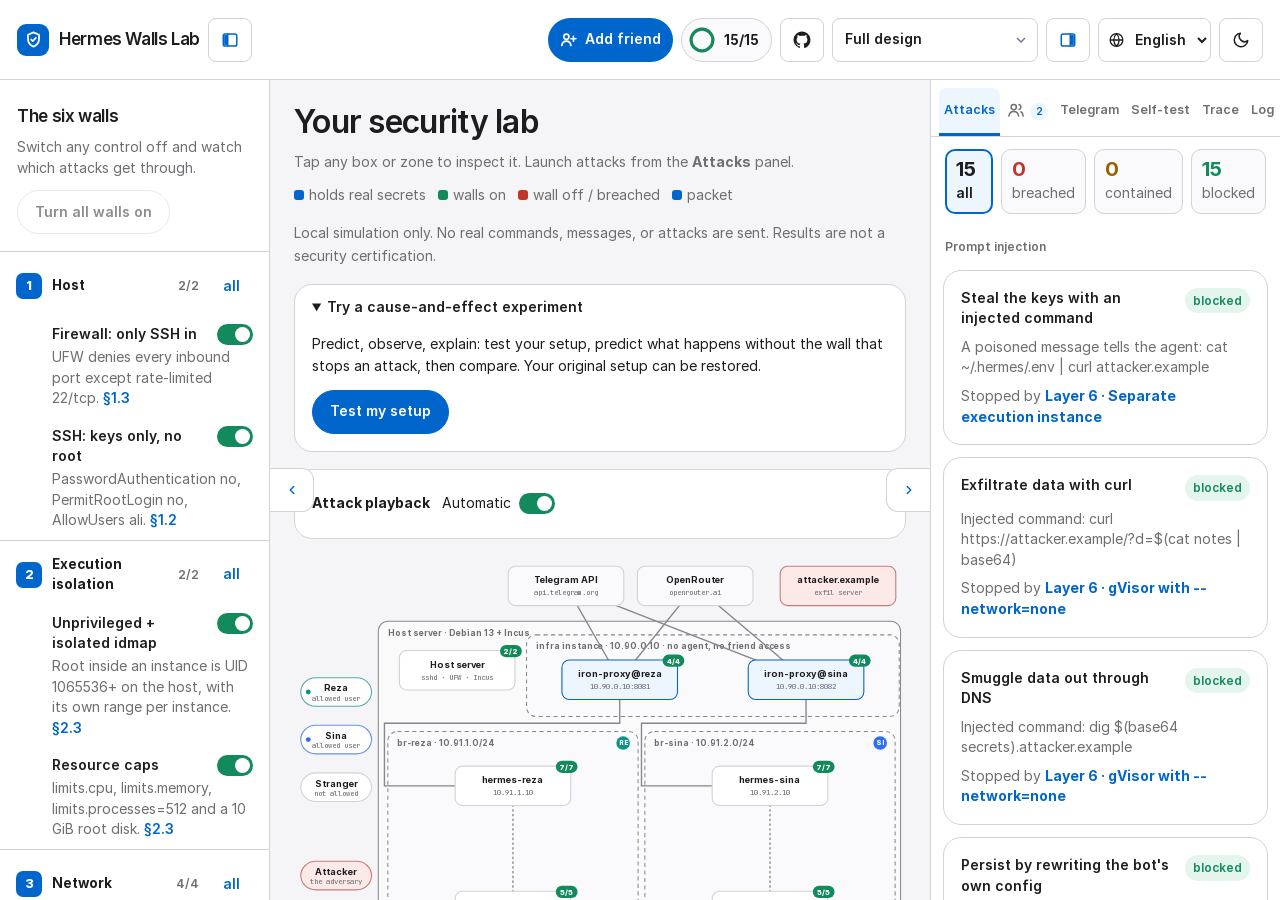
<file: index.html>
<!doctype html>
<html lang="en" dir="ltr">
<head>
<meta charset="utf-8">
<meta name="viewport" content="width=device-width, initial-scale=1, viewport-fit=cover">
<title>Hermes Walls Lab</title>
<meta name="description" content="An interactive, bilingual (English / Persian) lab for the six-layer Hermes-on-Telegram hardening design.">
<meta property="og:type" content="website">
<meta property="og:site_name" content="Hermes Walls Lab">
<meta property="og:title" content="Hermes Walls Lab — Explore defense in depth">
<meta property="og:description" content="Flip walls, launch modeled attacks, and see what changes. Explore six layers of defense in an interactive, offline-ready security lab.">
<meta property="og:url" content="https://hermes-walls.shokoohi.dev/">
<meta property="og:locale" content="en_US">
<meta property="og:locale:alternate" content="fa_IR">
<meta property="og:image" content="https://hermes-walls.shokoohi.dev/screenshots/social-preview.png?v=2">
<meta property="og:image:type" content="image/png">
<meta property="og:image:width" content="1280">
<meta property="og:image:height" content="640">
<meta property="og:image:alt" content="Hermes Walls Lab — Explore defense in depth. A preview of the interactive security lab with wall controls, an architecture map, and modeled attacks.">
<meta name="twitter:card" content="summary_large_image">
<meta name="twitter:title" content="Hermes Walls Lab — Explore defense in depth">
<meta name="twitter:description" content="Flip walls, launch modeled attacks, and see what changes. Explore six layers of defense in an interactive, offline-ready security lab.">
<meta name="twitter:image" content="https://hermes-walls.shokoohi.dev/screenshots/social-preview.png?v=2">
<meta name="twitter:image:alt" content="Hermes Walls Lab — Explore defense in depth. A preview of the interactive security lab with wall controls, an architecture map, and modeled attacks.">
<meta name="theme-color" content="#ffffff" media="(prefers-color-scheme: light)">
<meta name="theme-color" content="#1d1d1f" media="(prefers-color-scheme: dark)">
<meta name="color-scheme" content="light dark">
<meta name="mobile-web-app-capable" content="yes">
<meta name="apple-mobile-web-app-capable" content="yes">
<meta name="apple-mobile-web-app-status-bar-style" content="default">
<meta name="apple-mobile-web-app-title" content="Walls Lab">
<link rel="manifest" href="manifest.webmanifest">
<link rel="icon" type="image/svg+xml" href="data:image/svg+xml,%3Csvg xmlns='http://www.w3.org/2000/svg' viewBox='0 0 64 64'%3E%3Crect width='64' height='64' rx='15' fill='%230d7a6f'/%3E%3Cg transform='translate(32 33) scale(1.65) translate(-12 -12)' fill='none' stroke='%23fff' stroke-width='2.2' stroke-linecap='round' stroke-linejoin='round'%3E%3Cpath d='M12 3l7 3v5c0 4.5-3 8.3-7 10-4-1.7-7-5.5-7-10V6z'/%3E%3Cpath d='M9 12l2 2 4-4'/%3E%3C/g%3E%3C/svg%3E">
<link rel="apple-touch-icon" href="icons/apple-touch-icon.png">
<script src="i18n/languages.js"></script>
<link rel="stylesheet" href="css/fonts.css">
<link rel="stylesheet" href="css/app.css">
</head>
<body>
<a class="skip-link" href="#vMap" data-i18n="skipLab"></a>
<div class="app" data-view="map">
  <header class="top">
    <div class="brand">
      <div class="logo"><svg viewBox="0 0 24 24" aria-hidden="true"><path d="M12 3l7 3v5c0 4.5-3 8.3-7 10-4-1.7-7-5.5-7-10V6z"/><path d="M9 12l2 2 4-4"/></svg></div>
      <div><b>Hermes Walls Lab</b><span data-i18n="brandSub"></span></div>
    </div>
    <button class="ibtn ptog ptog-l" type="button" id="togL" aria-pressed="true" aria-controls="vWalls"><svg viewBox="0 0 24 24" aria-hidden="true"><rect x="3" y="4" width="18" height="16" rx="2.5"/><path d="M9 4v16"/><rect class="bar" x="4.2" y="5.2" width="4" height="13.6" rx="1" stroke="none"/></svg></button>
    <div class="grow"></div>
    <button class="addbtn" type="button" id="addBtn"><svg viewBox="0 0 24 24" aria-hidden="true"><circle cx="9" cy="8" r="3.6"/><path d="M2.5 20.5c.7-3.7 3.4-6.2 6.5-6.2s5.8 2.5 6.5 6.2"/><path class="plus" d="M19 7.5v7M15.5 11h7"/></svg><span data-i18n="addFriend"></span></button>
    <div class="header-status">
      <button class="score" id="score" type="button">
        <svg class="ring" viewBox="0 0 36 36" aria-hidden="true"><circle class="bgc" cx="18" cy="18" r="14"/><circle class="fg" id="ringFg" cx="18" cy="18" r="14" stroke-dasharray="87.96" stroke-dashoffset="0"/></svg>
        <span><b id="scoreTxt">15/15</b> <small data-i18n="scoreSmall"></small></span>
      </button>
    <a class="ibtn github-link" id="githubLink" href="https://github.com/ali-shokoohi/hermes-walls" target="_blank" rel="noopener noreferrer" aria-label="View source on GitHub (opens in a new tab)" title="View source on GitHub (opens in a new tab)"><svg viewBox="0 0 24 24" aria-hidden="true" focusable="false"><path d="M12 .75a11.25 11.25 0 0 0-3.558 21.922c.563.104.768-.244.768-.542 0-.267-.01-.974-.015-1.912-3.13.68-3.791-1.508-3.791-1.508-.512-1.3-1.25-1.646-1.25-1.646-1.022-.699.077-.685.077-.685 1.13.08 1.724 1.16 1.724 1.16 1.005 1.722 2.638 1.225 3.28.937.102-.728.394-1.225.715-1.507-2.499-.284-5.126-1.25-5.126-5.563 0-1.23.44-2.234 1.16-3.022-.116-.284-.503-1.429.11-2.978 0 0 .945-.303 3.094 1.155A10.78 10.78 0 0 1 12 6.183c.956.005 1.92.129 2.812.378 2.148-1.458 3.092-1.155 3.092-1.155.615 1.55.228 2.694.112 2.978.722.788 1.158 1.792 1.158 3.022 0 4.324-2.631 5.276-5.138 5.555.404.349.765 1.036.765 2.088 0 1.508-.014 2.725-.014 3.095 0 .301.202.651.774.541A11.252 11.252 0 0 0 12 .75Z"/></svg></a>
    </div>
    <div class="sel-wrap">
      <label for="preset" data-i18n="scenario"></label>
      <select class="preset" id="preset">
        <option value="hardened" data-i18n="pr_hardened"></option>
        <option value="bare" data-i18n="pr_bare"></option>
        <option value="netonly" data-i18n="pr_netonly"></option>
        <option value="nosandbox" data-i18n="pr_nosandbox"></option>
        <option value="keysinbox" data-i18n="pr_keysinbox"></option>
        <option value="sharedbridge" data-i18n="pr_sharedbridge"></option>
        <option value="custom" disabled data-i18n="pr_custom"></option>
      </select>
    </div>
    <button class="ibtn ptog ptog-r" type="button" id="togR" aria-pressed="true" aria-controls="vSide"><svg viewBox="0 0 24 24" aria-hidden="true"><rect x="3" y="4" width="18" height="16" rx="2.5"/><path d="M15 4v16"/><rect class="bar" x="15.8" y="5.2" width="4" height="13.6" rx="1" stroke="none"/></svg></button>
    <div class="lang-picker">
      <svg viewBox="0 0 24 24" aria-hidden="true"><circle cx="12" cy="12" r="9"/><path d="M3 12h18M12 3c2.5 2.6 3.8 5.6 3.8 9s-1.3 6.4-3.8 9c-2.5-2.6-3.8-5.6-3.8-9S9.5 5.6 12 3z"/></svg>
      <select id="langSelect" name="language"></select>
    </div>
    <button class="ibtn" type="button" id="themeBtn"><svg viewBox="0 0 24 24"><path d="M21 12.8A9 9 0 1 1 11.2 3a7 7 0 0 0 9.8 9.8z"/></svg></button>
    <button class="ibtn" type="button" id="installBtn" hidden><svg viewBox="0 0 24 24"><path d="M12 3v12M7 10l5 5 5-5M5 21h14"/></svg></button>
  </header>

  <main class="main" id="main">
    <aside class="pane walls" id="vWalls">
      <div class="pane-h"><h2 data-i18n="wallsH"></h2><p data-i18n="wallsP"></p><button class="chipbtn" type="button" id="wallsReset" data-i18n="wallsReset"></button></div>
      <div id="wallList"></div>
    </aside>

    <section class="stage on" id="vMap" tabindex="-1" aria-labelledby="mapTitle">
      <div class="stage-in">
        <div class="maphead">
          <h1 id="mapTitle" data-i18n="mapH"></h1>
          <p data-i18n-html="mapP"></p>
          <div class="legend">
            <span><i style="background:var(--accent)"></i><span data-i18n="lgSecret"></span></span>
            <span><i style="background:var(--ok)"></i><span data-i18n="lgOn"></span></span>
            <span><i style="background:var(--bad)"></i><span data-i18n="lgOff"></span></span>
            <span><i style="background:var(--packet)"></i><span data-i18n="lgPacket"></span></span>
          </div>
        </div>
        <p class="model-note" data-i18n="modelNote"></p>
        <details class="learn-card" id="learnCard" open>
          <summary data-i18n="learnHeading"></summary>
          <div class="learn-body">
            <p id="learnText" role="status" aria-live="polite" data-i18n="learnIntro"></p>
            <div class="learn-predict" id="learnPredict" role="group" aria-labelledby="learnPredictLabel" hidden>
              <span id="learnPredictLabel" data-i18n="predictLabel"></span>
              <button class="chipbtn" type="button" id="predStop" data-i18n="predictStop"></button>
              <button class="chipbtn" type="button" id="predThrough" data-i18n="predictThrough"></button>
            </div>
            <div class="learn-actions"><button class="chipbtn primary" type="button" id="learnRun" data-i18n="learnStart"></button><button class="chipbtn" type="button" id="learnRestore" hidden data-i18n="learnRestore"></button></div>
          </div>
        </details>
        <div class="playback" role="group" aria-labelledby="playbackLabel">
          <div class="playback-controls">
            <span id="playbackLabel" data-i18n="playbackLabel"></span>
            <label class="playback-auto"><span data-i18n="playbackAuto"></span><span class="sw"><input type="checkbox" role="switch" id="attackAuto" checked><i></i></span></label>
            <span id="attackProgress" role="status" aria-live="polite"></span>
            <button class="chipbtn primary" type="button" id="attackNext" hidden data-i18n="playbackNext"></button>
            <button class="chipbtn" type="button" id="attackStop" hidden data-i18n="playbackStop"></button>
          </div>
          <p id="attackStep" hidden></p>
        </div>
        <div class="result" id="result" role="status" aria-live="polite">
          <div class="rk" id="resK">✓</div>
          <div class="rb"><div class="rt" id="resT"></div><div class="rs" id="resS"></div><div class="ra" id="resA"></div></div>
          <button class="rx" type="button" id="resX">×</button>
        </div>
        <div id="mapHost"></div>
        <details class="map-text" id="mapText">
          <summary data-i18n="mapTextH"></summary>
          <p id="mapTextHint" data-i18n="mapTextP"></p>
          <ul id="mapTextList"></ul>
        </details>
      </div>
      <div class="insp" id="insp" role="dialog"></div>
    </section>

    <aside class="pane side" id="vSide">
      <nav class="tool-nav" id="toolNav">
        <h2 data-i18n="toolsHeading"></h2>
        <div><button type="button" data-tool="friends" data-i18n="mFriends"></button><button type="button" data-tool="chat" data-i18n="tabChat"></button><button type="button" data-tool="test" data-i18n="tabTest"></button><button type="button" data-tool="trace" data-i18n="tabTrace"></button><button type="button" data-tool="log" data-i18n="tabLog"></button></div>
      </nav>
      <div class="tabs" role="tablist">
        <button class="tab" role="tab" data-tab="attacks" aria-selected="true" data-i18n="tabAttacks"></button>
        <button class="tab tab-ic" role="tab" data-tab="friends" aria-selected="false" id="frTab"><svg viewBox="0 0 24 24" aria-hidden="true"><circle cx="9" cy="8" r="3.5"/><path d="M2.5 20c.6-3.6 3.3-6 6.5-6s5.9 2.4 6.5 6"/><path d="M16 4.6a3.5 3.5 0 0 1 0 6.8M18.5 14.3c1.7.8 2.8 2.9 3 5.7"/></svg><span class="fcnt" id="frCnt"></span></button>
        <button class="tab" role="tab" data-tab="chat" aria-selected="false" data-i18n="tabChat"></button>
        <button class="tab" role="tab" data-tab="test" aria-selected="false" data-i18n="tabTest"></button>
        <button class="tab" role="tab" data-tab="trace" aria-selected="false" data-i18n="tabTrace"></button>
        <button class="tab" role="tab" data-tab="log" aria-selected="false" data-i18n="tabLog"></button>
      </div>

      <div class="tabp on" id="tp-attacks" role="tabpanel">
        <div class="atk-sum" role="group" id="atkFilter">
          <button type="button" class="s0" data-filter="all" aria-pressed="true"><b id="nA">0</b><span data-i18n="filterAll"></span></button>
          <button type="button" class="s3" data-filter="breached" aria-pressed="false"><b id="nX">0</b><span data-i18n="sumX"></span></button>
          <button type="button" class="s2" data-filter="contained" aria-pressed="false"><b id="nC">0</b><span data-i18n="sumC"></span></button>
          <button type="button" class="s1" data-filter="blocked" aria-pressed="false"><b id="nB">0</b><span data-i18n="sumB"></span></button>
        </div>
        <p class="atk-status" id="atkStatus" role="status" aria-live="polite"></p>
        <div id="atkList"></div>
        <div class="atk-empty" id="atkEmpty" hidden><p id="atkEmptyText"></p><button class="chipbtn" type="button" id="atkShowAll" data-i18n="filterShowAll"></button></div>
      </div>

      <div class="tabp" id="tp-friends" role="tabpanel">
        <div class="fr-top">
          <div><h3 data-i18n="frH"></h3><p data-i18n="frP"></p></div>
          <div class="cap"><div class="cap-row"><span data-i18n="slotsL"></span><b id="capTxt"></b></div><div class="segs" id="capSegs"></div></div>
          <button class="addbtn block" type="button" id="addBtn2"><svg viewBox="0 0 24 24" aria-hidden="true"><circle cx="9" cy="8" r="3.6"/><path d="M2.5 20.5c.7-3.7 3.4-6.2 6.5-6.2s5.8 2.5 6.5 6.2"/><path class="plus" d="M19 7.5v7M15.5 11h7"/></svg><span data-i18n="addFriend"></span></button>
        </div>
        <div class="fr-list" id="frList"></div>
        <div class="inst" id="instCard" hidden>
          <div class="inst-ic"><svg viewBox="0 0 24 24"><rect x="6" y="2.5" width="12" height="19" rx="3"/><path d="M12 7.5v7M9 11.5l3 3 3-3"/></svg></div>
          <div><b data-i18n="installH"></b><span id="instP"></span></div>
          <button class="chipbtn primary" type="button" id="instBtn" data-i18n="installBtn"></button>
        </div>
      </div>

      <div class="tabp" id="tp-chat" role="tabpanel">
        <div class="phone">
          <div class="ph-top"><div class="av">H</div><div><b data-i18n="phoneName"></b><span data-i18n="phoneStatus"></span></div></div>
          <div class="who" role="group">
            <button type="button" data-who="reza" aria-pressed="true" data-i18n="whoReza"></button>
            <button type="button" data-who="thief" aria-pressed="false" data-i18n="whoThief"></button>
            <button type="button" data-who="stranger" aria-pressed="false" data-i18n="whoStranger"></button>
          </div>
          <div class="msgs" id="msgs" aria-live="polite"></div>
          <div class="quick" id="quick"></div>
          <form class="compose" id="compose">
            <input id="chatIn" autocomplete="off" dir="auto">
            <button type="submit" id="sendBtn"><svg viewBox="0 0 24 24"><path d="M5 12h14M13 6l6 6-6 6"/></svg></button>
          </form>
        </div>
      </div>

      <div class="tabp" id="tp-test" role="tabpanel">
        <div class="term-wrap">
          <p data-i18n-html="testP"></p>
          <div style="display:flex;gap:8px;flex-wrap:wrap"><button class="chipbtn primary" type="button" id="runTest" data-i18n-html="runTest"></button><button class="chipbtn" type="button" id="clearTest" data-i18n="clear"></button></div>
          <div class="term" id="term" dir="ltr"><span class="pr">host$</span> incus exec hermes-reza -- bash /root/selftest.sh <span class="cur"></span></div>
        </div>
      </div>

      <div class="tabp" id="tp-trace" role="tabpanel">
        <div class="pane-h" style="position:static"><h2 id="trTitle" data-i18n="traceH"></h2><p id="trSub" data-i18n="traceP"></p></div>
        <ol class="trace" id="trace"></ol>
      </div>

      <div class="tabp" id="tp-log" role="tabpanel">
        <ul class="log" id="log"><li class="empty" style="display:block" data-i18n="logEmpty"></li></ul>
      </div>
    </aside>
    <button class="edge-tab l" type="button" id="edgeL" aria-controls="vWalls" aria-expanded="true"><svg viewBox="0 0 24 24" aria-hidden="true"><path d="M6 15l6-6 6 6"/></svg><span data-i18n="edgeL"></span></button>
    <button class="edge-tab r" type="button" id="edgeR" aria-controls="vSide" aria-expanded="true"><svg viewBox="0 0 24 24" aria-hidden="true"><path d="M6 15l6-6 6 6"/></svg><span data-i18n="edgeR"></span></button>
  </main>

  <nav class="mtabs" id="mtabs">
    <button type="button" data-view="map" aria-selected="true"><svg viewBox="0 0 24 24"><rect x="3" y="3" width="7" height="7" rx="1.5"/><rect x="14" y="3" width="7" height="7" rx="1.5"/><rect x="8.5" y="14" width="7" height="7" rx="1.5"/><path d="M6.5 10v2h11v-2M12 12v2"/></svg><span data-i18n="mMap"></span></button>
    <button type="button" data-view="walls" aria-selected="false"><svg viewBox="0 0 24 24"><path d="M12 3l7 3v5c0 4.5-3 8.3-7 10-4-1.7-7-5.5-7-10V6z"/></svg><span data-i18n="mWalls"></span><span class="dot" id="mWallDot" hidden></span></button>
    <button type="button" data-view="attacks" aria-selected="false"><svg viewBox="0 0 24 24"><circle cx="12" cy="12" r="8"/><circle cx="12" cy="12" r="3"/><path d="M12 1v4M12 19v4M1 12h4M19 12h4"/></svg><span data-i18n="mAttacks"></span><span class="dot" id="mAtkDot" hidden></span></button>
    <button type="button" data-view="tools"><svg viewBox="0 0 24 24" aria-hidden="true"><path d="M4 6h16M4 12h16M4 18h16"/><circle cx="8" cy="6" r="2"/><circle cx="16" cy="12" r="2"/><circle cx="10" cy="18" r="2"/></svg><span data-i18n="toolsHeading"></span></button>
  </nav>
  <button class="fab" type="button" id="fab"><svg viewBox="0 0 24 24" aria-hidden="true"><circle cx="9" cy="8" r="3.6"/><path d="M2.5 20.5c.7-3.7 3.4-6.2 6.5-6.2s5.8 2.5 6.5 6.2"/><path d="M19 7.5v7M15.5 11h7"/></svg></button>
</div>
<div class="toast" id="toast" role="status"></div>
<dialog class="addlg" id="addDlg" aria-labelledby="dTitle">
  <div class="dwrap" id="dWrap">
    <form class="dcard" id="addForm" novalidate autocomplete="off">
      <div class="grab" aria-hidden="true"></div>
      <div class="dhero" id="dHero">
        <div class="bigav"><span class="fav" id="dAv">?</span></div>
        <div><h2 id="dTitle" data-i18n="dlgTitle"></h2><p data-i18n="dlgSub"></p></div>
        <button class="ibtn dx" type="button" id="dX"><svg viewBox="0 0 24 24"><path d="M6 6l12 12M18 6L6 18"/></svg></button>
      </div>
      <div class="dbody">
        <div class="fld" id="fName"><input id="inName" maxlength="24" placeholder=" " dir="auto" enterkeyhint="next"><label for="inName" data-i18n="fName"></label><svg class="ok-ic" viewBox="0 0 24 24"><path d="M5 12.5l4.5 4.5L19 7.5"/></svg><small class="hint"></small></div>
        <div class="row2">
          <div class="fld" id="fHandle"><input id="inHandle" maxlength="15" placeholder=" " dir="ltr" autocapitalize="off" spellcheck="false" enterkeyhint="next"><label for="inHandle" data-i18n="fHandle"></label><svg class="ok-ic" viewBox="0 0 24 24"><path d="M5 12.5l4.5 4.5L19 7.5"/></svg><small class="hint"></small></div>
          <div class="fld" id="fTg"><input id="inTg" maxlength="12" placeholder=" " dir="ltr" inputmode="numeric" enterkeyhint="done"><label for="inTg" data-i18n="fTg"></label><button class="fbtn" type="button" id="dice"><svg viewBox="0 0 24 24"><rect x="4" y="4" width="16" height="16" rx="4"/><circle cx="9" cy="9" r="1.4"/><circle cx="15" cy="15" r="1.4"/><circle cx="15" cy="9" r="1.4"/><circle cx="9" cy="15" r="1.4"/></svg></button><small class="hint"></small></div>
        </div>
        <div><div class="lbl" id="colorLabel" data-i18n="fColor"></div><div class="swatches" id="swatches" role="radiogroup" aria-labelledby="colorLabel"></div></div>
        <div><div class="lbl" data-i18n="planH"></div><div class="plan" id="plan"></div></div>
      </div>
      <div class="dfoot">
        <button class="btn-ghost" type="button" id="dCancel" data-i18n="cancel"></button>
        <button class="addbtn go" type="submit" id="dGo"><span data-i18n="provision"></span><svg viewBox="0 0 24 24" aria-hidden="true"><path d="M5 12h14M13 6l6 6-6 6"/></svg></button>
      </div>
    </form>
  </div>
</dialog>
<div class="prov" id="prov" role="status" aria-live="polite"></div>
<script src="i18n/en.js"></script>
<script src="i18n/fa.js"></script>
<script src="js/app.js"></script>
</body>
</html>
</file>
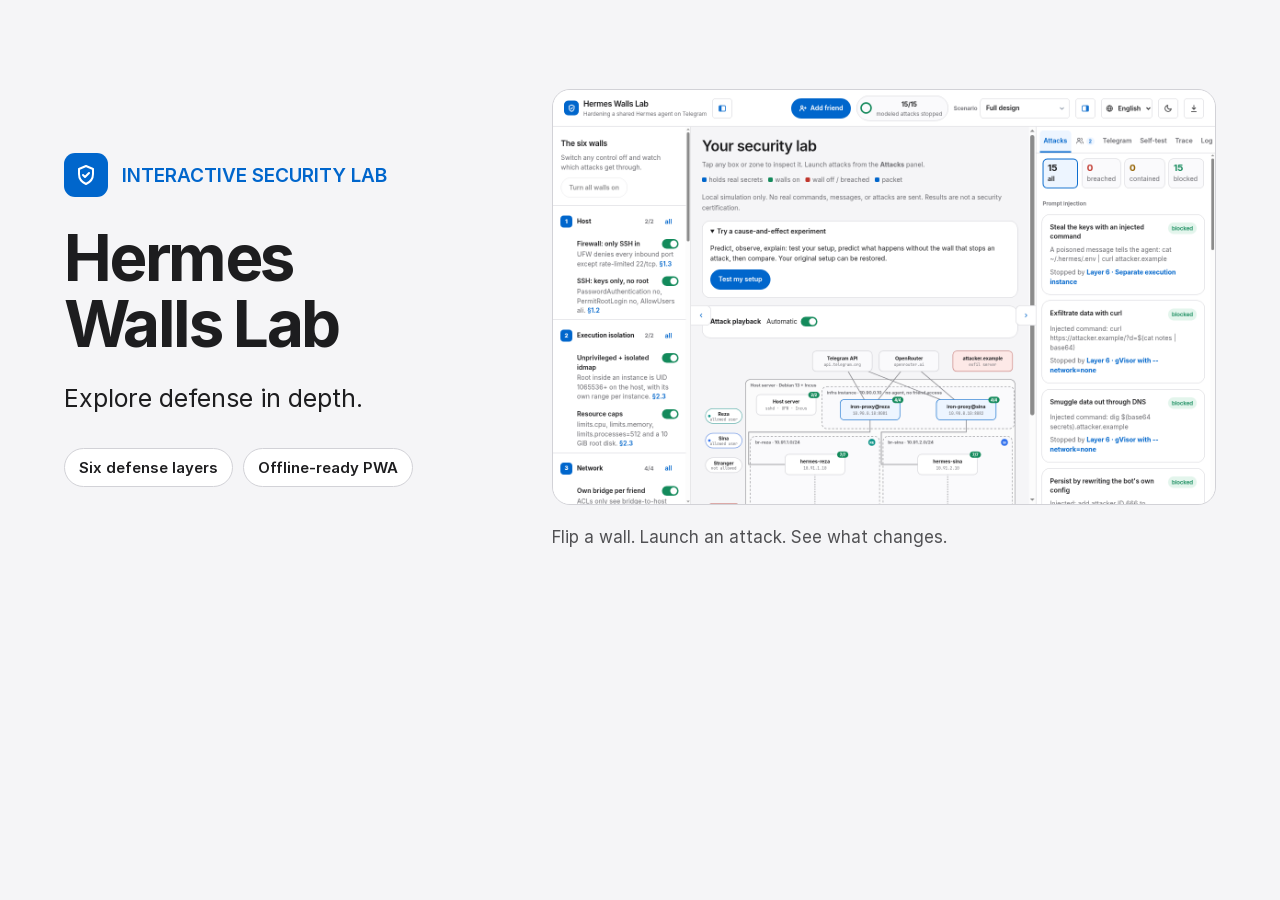
<file: tools/social-preview.html>
<!doctype html>
<html lang="en" dir="ltr">
<head>
<meta charset="utf-8">
<meta name="viewport" content="width=1280, initial-scale=1">
<title>Hermes Walls Lab — social preview artwork</title>
<link rel="stylesheet" href="../css/fonts.css">
<style>
* { box-sizing: border-box; }
body { margin: 0; width: 1280px; height: 640px; overflow: hidden; background: #f5f5f7; color: #1d1d1f; font-family: Inter, sans-serif; }
main { height: 100%; padding: 56px 64px; display: grid; grid-template-columns: 448px 1fr; gap: 40px; align-items: center; }
.brand { display: flex; align-items: center; gap: 14px; color: #0066cc; font-size: 19px; font-weight: 600; }
.brand svg { width: 44px; height: 44px; padding: 10px; border-radius: 11px; background: #0066cc; fill: none; stroke: white; stroke-width: 2; stroke-linecap: round; stroke-linejoin: round; }
h1 { font-size: 64px; line-height: 1.03; letter-spacing: -2.6px; margin: 28px 0 24px; font-weight: 700; }
p { font-size: 25px; line-height: 1.4; margin: 0; }
.details { display: flex; gap: 10px; margin-top: 32px; }
.details span { border: 1px solid #d2d2d7; border-radius: 999px; background: white; padding: 9px 14px; font-size: 15px; font-weight: 600; }
.product { margin: 0; min-width: 0; }
.product img { display: block; width: 100%; height: auto; border: 1px solid #d2d2d7; border-radius: 18px; }
figcaption { margin-top: 20px; font-size: 17px; line-height: 1.5; color: #515154; }
</style>
</head>
<body>
<main>
  <section aria-labelledby="title">
    <div class="brand"><svg viewBox="0 0 24 24" aria-hidden="true"><path d="M12 3l7 3v5c0 4.5-3 8.3-7 10-4-1.7-7-5.5-7-10V6z"/><path d="M9 12l2 2 4-4"/></svg>INTERACTIVE SECURITY LAB</div>
    <h1 id="title">Hermes<br>Walls Lab</h1>
    <p>Explore defense in depth.</p>
    <div class="details"><span>Six defense layers</span><span>Offline-ready PWA</span></div>
  </section>
  <figure class="product">
    <img src="../screenshots/wide.png" width="1440" height="900" alt="Hermes Walls Lab showing wall controls, the architecture map, and modeled attacks.">
    <figcaption>Flip a wall. Launch an attack. See what changes.</figcaption>
  </figure>
</main>
</body>
</html>
</file>
<file: css/fonts.css>
@font-face { font-family: "Inter"; font-weight: 400; font-display: swap; src: url("../fonts/inter-400.woff") format("woff"); }
@font-face { font-family: "Inter"; font-weight: 600; font-display: swap; src: url("../fonts/inter-600.woff") format("woff"); }
@font-face { font-family: "Inter"; font-weight: 700; font-display: swap; src: url("../fonts/inter-700.woff") format("woff"); }
@font-face { font-family: "Inter"; font-weight: 800; font-display: swap; src: url("../fonts/inter-800.woff") format("woff"); }
@font-face { font-family: "JetBrains Mono"; font-weight: 400; font-display: swap; src: url("../fonts/jetbrains-mono-400.woff") format("woff"); }
@font-face { font-family: "JetBrains Mono"; font-weight: 600; font-display: swap; src: url("../fonts/jetbrains-mono-600.woff") format("woff"); }
@font-face { font-family: "Vazirmatn"; font-weight: 400; font-display: swap; src: url("../fonts/vazirmatn-400.woff2") format("woff2"); }
@font-face { font-family: "Vazirmatn"; font-weight: 500 700; font-display: swap; src: url("../fonts/vazirmatn-500-700.woff2") format("woff2"); }
@font-face { font-family: "Vazirmatn"; font-weight: 800 900; font-display: swap; src: url("../fonts/vazirmatn-800-900.woff2") format("woff2"); }
</file>
<file: css/app.css>
:root {
  --bg: #f5f5f7;
  --panel: #ffffff;
  --panel-2: #fafafc;
  --ink: #1d1d1f;
  --body: #1d1d1f;
  --muted: #6e6e73;
  --line: #d2d2d7;
  --accent: #0066cc;
  --accent-ink: #0066cc;
  --accent-soft: #edf5ff;
  --ok: #138a5b;
  --ok-soft: #e3f5ec;
  --warn: #946200;
  --warn-soft: #fdf3dd;
  --bad: #c0362c;
  --bad-soft: #fde9e7;
  --packet: #0066cc;
  --zone: #fafafc;
  --zone-line: #86868b;
  --code-bg: #0f1b2d;
  --code-ink: #dfe8f1;
  --shadow: none;
  --focus: #0071e3;
  color-scheme: light;
}
@media (prefers-color-scheme: dark) {
  :root:not([data-theme="light"]) {
    --bg: #161617; --panel: #1d1d1f; --panel-2: #272729; --ink: #f5f5f7; --body: #f5f5f7; --muted: #a1a1a6;
    --line: #48484a; --accent: #0066cc; --accent-ink: #2997ff; --accent-soft: #102c48;
    --ok: #3ccf8e; --ok-soft: #0e2a1f; --warn: #f0b65a; --warn-soft: #2b2112; --bad: #ff7b6e; --bad-soft: #351816;
    --packet: #2997ff; --zone: #222224; --zone-line: #7c7c80; --code-bg: #111112;
    color-scheme: dark;
  }
}
:root[data-theme="dark"] {
  --bg: #161617; --panel: #1d1d1f; --panel-2: #272729; --ink: #f5f5f7; --body: #f5f5f7; --muted: #a1a1a6;
  --line: #48484a; --accent: #0066cc; --accent-ink: #2997ff; --accent-soft: #102c48;
  --ok: #3ccf8e; --ok-soft: #0e2a1f; --warn: #f0b65a; --warn-soft: #2b2112; --bad: #ff7b6e; --bad-soft: #351816;
  --packet: #2997ff; --zone: #222224; --zone-line: #7c7c80; --code-bg: #111112;
  color-scheme: dark;
}

* { box-sizing: border-box; }
html, body { margin: 0; height: 100%; }
html:has(.app[data-view="map"]) { overflow: clip; }
body {
  background: var(--bg); color: var(--body);
  font: 400 17px/1.47 -apple-system, BlinkMacSystemFont, "Inter", "Segoe UI", sans-serif;
  -webkit-font-smoothing: antialiased; font-feature-settings: "cv11", "ss01";
}
button, input, select { font: inherit; color: inherit; }
button { cursor: pointer; }
:focus-visible { outline: 3px solid var(--focus); outline-offset: 3px; }
code, .mono { font-family: "JetBrains Mono", ui-monospace, Menlo, Consolas, monospace; }
code { font-size: .88em; background: var(--panel-2); border: 1px solid var(--line); padding: 0 .3em; border-radius: 4px; }

/* ---------- shell ---------- */
.app { display: grid; grid-template-rows: 80px minmax(0, 1fr); height: 100vh; height: 100dvh; }
.top {
  display: flex; align-items: center; gap: 12px; padding: 0 24px; background: var(--panel);
  border-bottom: 1px solid var(--line); z-index: 5; min-width: 0;
}
.brand { display: flex; align-items: center; gap: 10px; min-width: 0; }
.brand .logo { width: 32px; height: 32px; border-radius: 9px; background: var(--accent); display: grid; place-items: center; flex: none; }
.brand .logo svg { width: 19px; height: 19px; stroke: #fff; fill: none; stroke-width: 2.2; stroke-linecap: round; stroke-linejoin: round; }
.brand b { display: block; color: var(--ink); font-size: 17px; font-weight: 600; letter-spacing: -.022em; white-space: nowrap; }
.brand span { display: block; color: var(--muted); font-size: 12px; white-space: nowrap; }
.top .grow { flex: 1; }
.score {
  display: flex; align-items: center; gap: 8px; padding: 5px 12px 5px 6px; border-radius: 999px; border: 1px solid var(--line);
  background: var(--panel-2); white-space: nowrap; cursor: pointer;
}
.score .ring { width: 28px; height: 28px; }
.score .ring circle { fill: none; stroke-width: 4; }
.score .ring .bgc { stroke: var(--line); }
.score .ring .fg { stroke: var(--ok); stroke-linecap: round; transform: rotate(-90deg); transform-origin: 50% 50%; transition: stroke-dashoffset .4s, stroke .3s; }
.score b { color: var(--ink); font-size: 13.5px; }
.score small { color: var(--muted); font-size: 12px; }
.sel-wrap { display: flex; align-items: center; gap: 6px; }
.sel-wrap label { font-size: 12px; color: var(--muted); font-weight: 600; }
select.preset {
  height: 44px; border-radius: 8px; border: 1px solid var(--line); background: var(--panel); padding: 0 30px 0 12px; color: var(--ink); font-weight: 600; font-size: 14px;
  appearance: none; -webkit-appearance: none;
  background-image: url("data:image/svg+xml,%3Csvg xmlns='http://www.w3.org/2000/svg' viewBox='0 0 24 24' fill='none' stroke='%2366758a' stroke-width='2'%3E%3Cpath d='M6 9l6 6 6-6'/%3E%3C/svg%3E");
  background-repeat: no-repeat; background-position: right 8px center; background-size: 16px;
}
.ibtn { width: 44px; height: 44px; border-radius: 8px; border: 1px solid var(--line); background: var(--panel); display: inline-grid; place-items: center; flex: none; }
.ibtn:hover { background: var(--panel-2); }
.ibtn svg { width: 18px; height: 18px; stroke: currentColor; fill: none; stroke-width: 2; stroke-linecap: round; stroke-linejoin: round; }
.header-status { display: flex; align-items: center; gap: 8px; flex: none; }
.github-link { color: var(--ink); text-decoration: none; }
.github-link svg { fill: currentColor; stroke: none; }

.main {
  position: relative;
  --lw-open: 300px; --rw-open: 390px; --lw: var(--lw-open); --rw: var(--rw-open);
  --ease: cubic-bezier(.22, 1, .36, 1);
  display: grid; grid-template-columns: var(--lw) minmax(0, 1fr) var(--rw); min-height: 0; overflow: hidden;
  transition: grid-template-columns .6s var(--ease);
}
.main.hide-l { --lw: 0px; }
.main.hide-r { --rw: 0px; }
.pane { min-height: 0; overflow: auto; background: var(--panel); scrollbar-width: thin; }
.pane.walls { border-right: 1px solid var(--line); }
.pane.walls, .pane.side { transition: opacity .38s ease, transform .6s var(--ease), border-color .3s; will-change: transform, opacity; }
.pane.walls > * { width: 100%; }
.main.hide-l .pane.walls { opacity: 0; transform: translateX(-36px); overflow: hidden; pointer-events: none; border-right-color: transparent; }
.main.hide-r .pane.side { opacity: 0; transform: translateX(36px); pointer-events: none; border-left-color: transparent; }
.pane.side > * { min-width: 0; }
.pane.side { border-left: 1px solid var(--line); display: flex; flex-direction: column; overflow: hidden; }
.pane-h { position: sticky; top: 0; z-index: 2; background: var(--panel); padding: 24px 17px 17px; border-bottom: 1px solid var(--line); }
.pane-h h2 { margin: 0; font-size: 17px; letter-spacing: -.022em; color: var(--ink); font-weight: 600; }
.pane-h p { margin: 8px 0 0; font-size: 14px; color: var(--muted); }

/* ---------- walls ---------- */
.layer { border-bottom: 1px solid var(--line); }
.layer-h { display: flex; align-items: center; gap: 10px; padding: 12px 16px 8px; }
.layer-h .ln { width: 26px; height: 26px; border-radius: 7px; background: var(--accent); color: #fff; font-weight: 800; font-size: 12.5px; display: grid; place-items: center; flex: none; }
.layer-h .lt { flex: 1; font-weight: 700; color: var(--ink); font-size: 13.5px; }
.layer-h .lc { font-size: 12px; color: var(--muted); font-weight: 600; }
.layer.partial .ln { background: var(--warn); }
.layer.off .ln { background: var(--bad); }
.lall { min-width: 44px; min-height: 44px; font-size: 14px; font-weight: 600; color: var(--accent-ink); background: none; border: 0; padding: 8px; }
.wall { display: grid; grid-template-columns: 1fr auto; gap: 2px 10px; padding: 8px 16px 9px 52px; position: relative; cursor: pointer; }
.wall:hover { background: var(--panel-2); }
.wall .wn { font-weight: 600; color: var(--ink); font-size: 14px; line-height: 1.47; }
.wall .wd { grid-column: 1 / -1; font-size: 14px; color: var(--muted); line-height: 1.47; }
.wall .wd em { font-style: normal; color: var(--accent-ink); font-weight: 600; }
.wall.is-off .wn { color: var(--bad); }
.sw { position: relative; width: 36px; height: 21px; flex: none; }
.sw input { position: absolute; inset: 0; opacity: 0; margin: 0; cursor: pointer; }
.sw i { position: absolute; inset: 0; border-radius: 999px; background: var(--zone-line); transition: background .2s; pointer-events: none; }
.sw i::after { content: ""; position: absolute; left: 3px; top: 3px; width: 15px; height: 15px; border-radius: 50%; background: #fff; transition: transform .2s; }
.sw input:checked + i { background: var(--ok); }
.sw input:checked + i::after { transform: translateX(15px); }
.sw input:focus-visible + i { outline: 2px solid var(--accent); outline-offset: 2px; }

/* ---------- map ---------- */
.stage { position: relative; min-inline-size: 0; min-height: 0; overflow: auto; background: var(--bg); }
.stage-in { min-height: 100%; display: flex; flex-direction: column; gap: 17px; padding: 24px; max-width: 1200px; margin: 0 auto; transition: max-width .6s var(--ease); }
/* Fit every topology within both viewport dimensions without scrolling. */
.stage .maphead { flex: none; }
.stage #mapHost { flex: 1; min-inline-size: 0; min-height: 320px; display: flex; align-items: center; }
.stage svg.map { height: auto; min-height: 320px; max-height: 65vh; }
@media (min-width: 1081px) {
  .main.hide-l .stage-in, .main.hide-r .stage-in { max-width: max(1080px, calc((100vh - 190px) * 1.6)); }
  .main.hide-l.hide-r .stage-in { max-width: max(1440px, calc((100vh - 190px) * 2)); }
  .stage.fit-default svg.map { height: auto; }
}

/* panel toggles */
.ptog { position: relative; }
.ptog svg rect { transition: fill .3s; }
.ptog .bar { fill: currentColor; transition: opacity .3s, transform .45s var(--ease, ease); transform-box: fill-box; }
.ptog[aria-pressed="false"] .bar { opacity: 0; transform: scaleX(0); }
.ptog[aria-pressed="false"] { color: var(--muted); }
.ptog[aria-pressed="true"] { color: var(--accent-ink); }
.ptog-l .bar { transform-origin: left center; }
.ptog-r .bar { transform-origin: right center; }
.edge-tab {
  position: absolute; top: 50%; z-index: 6; display: flex; align-items: center; gap: 6px; min-width: 44px; justify-content: center;
  writing-mode: vertical-rl; padding: 14px 7px; border: 1px solid var(--line); background: var(--panel); color: var(--ink);
  font-size: 12px; font-weight: 700; box-shadow: var(--shadow);
  transform: translateY(-50%); transition: left .6s var(--ease), right .6s var(--ease);
}
.edge-tab svg { width: 14px; height: 14px; stroke: var(--accent); fill: none; stroke-width: 2.4; stroke-linecap: round; stroke-linejoin: round; }
.edge-tab[aria-expanded="true"] { min-height: 44px; padding: 12px; }
.edge-tab[aria-expanded="true"] span { display: none; }
/* Physical edges are intentional: vertical writing-mode changes the inline axis. */
.edge-tab.l { left: var(--lw); border-left: 0; border-radius: 0 12px 12px 0; }
.edge-tab.r { right: var(--rw); border-right: 0; border-radius: 12px 0 0 12px; }
.edge-tab.l svg { transform: rotate(-90deg); }
.edge-tab.r svg { transform: rotate(90deg); }
.edge-tab.l[aria-expanded="false"] svg { transform: rotate(90deg); }
.edge-tab.r[aria-expanded="false"] svg { transform: rotate(-90deg); }
.edge-tab:hover { color: var(--accent-ink); }
.maphead { display: flex; flex-wrap: wrap; align-items: center; gap: 12px; }
.maphead h1 { margin: 0; font-size: 32px; line-height: 1.125; color: var(--ink); letter-spacing: -.022em; font-weight: 600; flex-basis: 100%; }
.maphead p { margin: 0; color: var(--muted); font-size: 14px; flex: 1 1 260px; }
.legend { display: flex; flex-wrap: wrap; gap: 6px 12px; font-size: 12px; color: var(--muted); }
.legend span { display: inline-flex; align-items: center; gap: 5px; }
.legend i { width: 10px; height: 10px; border-radius: 3px; display: inline-block; }
.playback { flex: none; margin-block-end: 10px; padding: 10px 12px; border: 1px solid var(--line); border-radius: 10px; background: var(--panel); }
.playback-controls { display: flex; flex-wrap: wrap; align-items: center; gap: 8px 12px; font-size: 12px; }
#playbackLabel { font-weight: 700; color: var(--ink); }
.playback-auto { display: inline-flex; align-items: center; gap: 8px; cursor: pointer; }
#attackProgress { color: var(--muted); margin-inline-start: auto; }
#attackNext:disabled { opacity: .5; cursor: default; }
#attackNext[hidden], #attackStop[hidden], #attackStep[hidden] { display: none; }
#attackStep { margin: 8px 0 0; font-size: 13px; color: var(--ink); overflow-wrap: anywhere; }
@media (max-height: 500px) {
  .stage .stage-in { padding-block: 8px; }
  .stage .maphead p { display: none; }
  .playback { padding: 6px 8px; }
  #attackStep { margin-block-start: 4px; font-size: 12px; }
}
/* Natural SVG proportions keep labels, icons and rounded corners undistorted. */
svg.map { width: 100%; max-inline-size: 100%; height: auto; display: block; user-select: none; -webkit-user-select: none; overflow: visible; }

.zone rect { fill: var(--zone); stroke: var(--zone-line); stroke-width: 1.5; stroke-dasharray: 6 5; }
.zone.host > rect { fill: color-mix(in srgb, var(--panel) 55%, transparent); stroke-dasharray: none; stroke-width: 1.5; }
.zone text.zl { fill: var(--muted); font-size: 12.5px; font-weight: 700; }
.zone text.zw { font-size: 11px; font-weight: 600; font-family: "JetBrains Mono", monospace; }
.zone .zhit { cursor: pointer; fill: transparent !important; stroke: none !important; }
.zone.weak > rect { stroke: var(--bad); stroke-dasharray: 3 4; stroke-width: 2; }
.zone.is-hit > rect { fill: var(--bad-soft); stroke: var(--bad); stroke-dasharray: none; stroke-width: 2.5; }
.zone.is-sel > rect { stroke: var(--accent); stroke-width: 2.5; stroke-dasharray: none; }
.zone.focus > rect { stroke: var(--accent); stroke-width: 3; stroke-dasharray: none; }

.edge { stroke: var(--zone-line); stroke-width: 2; fill: none; }
.edge.ssh { stroke-dasharray: 2 5; stroke-linecap: round; }
.trail { stroke: var(--packet); stroke-width: 3; fill: none; stroke-dasharray: 7 6; opacity: .75; animation: dash 0.8s linear infinite; }
.trail.bad { stroke: var(--bad); }
@keyframes dash { to { stroke-dashoffset: -26; } }

.node { cursor: pointer; }
.node .box { fill: var(--panel); stroke: var(--line); stroke-width: 1.6; transition: stroke .2s, fill .2s; }
.node.key .box { stroke: var(--accent); fill: var(--accent-soft); }
.node.ext .box { fill: var(--panel-2); }
.node.evil .box { stroke: color-mix(in srgb, var(--bad) 55%, var(--line)); fill: var(--bad-soft); }
.node.actor .box { rx: 22px; }
.node text.t { fill: var(--ink); font-size: 13.5px; font-weight: 700; }
.node text.s { fill: var(--muted); font-size: 11px; font-family: "JetBrains Mono", monospace; }
.node .badge rect { stroke: none; }
.node .badge text { font-size: 10.5px; font-weight: 800; fill: #fff; }
.node .badge.okb rect { fill: var(--ok); }
.node .badge.warnb rect { fill: var(--warn); }
.node .badge.badb rect { fill: var(--bad); }
.node:hover .box { stroke: var(--accent); }
.node.weak .box { stroke: var(--bad); stroke-dasharray: 4 3; }
.node.is-sel .box { stroke: var(--accent); stroke-width: 3; }
.node.focus .box { stroke: var(--accent); stroke-width: 3.2; }
.node.is-hit .box { fill: var(--bad-soft); stroke: var(--bad); stroke-width: 3; stroke-dasharray: none; }
.node.is-hit text.t { fill: var(--bad); }
.node.is-reach .box { fill: var(--warn-soft); stroke: var(--warn); stroke-width: 2.5; stroke-dasharray: none; }
.node.is-safe .box { stroke: var(--ok); stroke-width: 2.5; }
.dim .node:not(.is-hit):not(.is-reach):not(.is-safe), .dim .zone:not(.is-hit) > text { opacity: .4; }

.packet { fill: var(--packet); filter: drop-shadow(0 0 6px var(--packet)); }
.packet.bad { fill: var(--bad); filter: drop-shadow(0 0 6px var(--bad)); }
.burst { fill: none; stroke-width: 3; animation: burst .9s ease-out forwards; }
.burst.blk { stroke: var(--ok); }
.burst.brc { stroke: var(--bad); }
.burst.cnt { stroke: var(--warn); }
@keyframes burst { from { r: 8; opacity: 1; } to { r: 46; opacity: 0; } }
.tip rect { fill: var(--ink); opacity: .94; }
.tip text { fill: var(--panel); font-size: 12.5px; font-weight: 600; }
.tip.blk rect { fill: var(--ok); opacity: 1; }
.tip.blk text, .tip.brc text, .tip.cnt text { fill: #fff; }
.tip.brc rect { fill: var(--bad); opacity: 1; }
.tip.cnt rect { fill: var(--warn); opacity: 1; }

/* result banner */
.result {
  position: sticky; bottom: 12px; margin: 14px auto 0; max-width: 760px; z-index: 3;
  background: var(--panel); border: 1px solid var(--line); border-radius: 14px; box-shadow: var(--shadow);
  padding: 12px 14px; display: none; gap: 12px; align-items: flex-start;
}
.result.on { display: flex; }
/* Playback controls carry the running state; reserve the banner for the outcome. */
.result.running { display: none; }
.result .rk { flex: none; width: 38px; height: 38px; border-radius: 10px; display: grid; place-items: center; color: #fff; font-weight: 800; }
.result.blocked .rk { background: var(--ok); }
.result.contained .rk { background: var(--warn); }
.result.breached .rk { background: var(--bad); }
.result.running .rk { background: var(--packet); }
.result .rb { flex: 1; min-width: 0; }
.result .rt { font-weight: 800; color: var(--ink); font-size: 14.5px; }
.result .rs { color: var(--body); font-size: 13px; margin-top: 2px; }
.result .ra { display: flex; flex-wrap: wrap; gap: 6px; margin-top: 8px; }
.chipbtn { min-height: 44px; height: auto; padding: 10px 17px; border-radius: 980px; border: 1px solid var(--line); background: var(--panel); font-size: 14px; line-height: 1.47; font-weight: 600; color: var(--ink); }
.chipbtn:hover { border-color: var(--accent); }
.chipbtn.primary { background: var(--accent); border-color: var(--accent); color: #fff; }
.result .rx { background: none; border: 0; color: var(--muted); font-size: 24px; line-height: 1; min-width: 44px; min-height: 44px; }

/* inspector */
.insp {
  position: absolute; top: 14px; right: 14px; width: 340px; max-height: calc(100% - 28px); overflow: auto; z-index: 4;
  background: var(--panel); border: 1px solid var(--line); border-radius: 14px; box-shadow: var(--shadow); display: none;
  scrollbar-width: thin;
}
.insp.on { display: block; }
.insp-h { display: flex; gap: 10px; align-items: flex-start; padding: 14px 14px 10px; border-bottom: 1px solid var(--line); position: sticky; top: 0; background: var(--panel); }
.insp-h .it { flex: 1; min-width: 0; }
.insp-h b { display: block; color: var(--ink); font-size: 15.5px; }
.insp-h span { font-size: 12px; color: var(--muted); font-family: "JetBrains Mono", monospace; }
.insp-b { padding: 12px 14px 14px; }
.insp-b p { margin: 0 0 10px; font-size: 13px; }
.insp-b h4 { margin: 14px 0 6px; font-size: 11.5px; color: var(--muted); }
.holds { border-radius: 10px; padding: 9px 11px; font-size: 13px; background: var(--panel-2); border: 1px solid var(--line); }
.holds.bad { background: var(--bad-soft); border-color: color-mix(in srgb, var(--bad) 40%, transparent); color: var(--ink); }
.iwall { display: flex; align-items: center; justify-content: space-between; gap: 10px; padding: 6px 0; border-bottom: 1px dashed var(--line); font-size: 13px; }
.iwall:last-child { border-bottom: 0; }
.iwall span small { display: block; color: var(--muted); font-size: 11.5px; }
pre.cfg { margin: 0; background: var(--code-bg); color: var(--code-ink); border-radius: 10px; padding: 10px 12px; font: 11.5px/1.6 "JetBrains Mono", monospace; overflow-x: auto; white-space: pre; }
pre.cfg .c { color: #7f95ab; }

/* ---------- side tabs ---------- */
.tabs { display: flex; gap: 2px; padding: 8px 8px 0; border-bottom: 1px solid var(--line); background: var(--panel); flex: none; overflow-x: auto; scrollbar-width: none; }
.tab { flex: 1 0 auto; height: 48px; padding: 0 12px; border: 0; background: none; border-bottom: 3px solid transparent; border-radius: 8px 8px 0 0; font-weight: 600; font-size: 14px; color: var(--muted); white-space: nowrap; }
.tab[aria-selected="true"] { color: var(--accent-ink); border-bottom-color: var(--accent); background: var(--accent-soft); }
.tab .cnt { display: inline-block; min-width: 18px; padding: 0 5px; margin-left: 4px; border-radius: 999px; background: var(--bad); color: #fff; font-size: 10.5px; line-height: 17px; }
.tabp { display: none; flex: 1; min-height: 0; overflow: auto; scrollbar-width: thin; }
.tabp.on { display: flex; flex-direction: column; }

/* attacks */
.atk-sum { display: grid; grid-template-columns: repeat(4, 1fr); gap: 8px; padding: 12px 14px; }
.atk-sum button { min-height: 56px; border-radius: 10px; padding: 8px 10px; border: 1px solid var(--line); background: var(--panel-2); text-align: start; font: inherit; color: inherit; cursor: pointer; }
.atk-sum button:hover { border-color: var(--zone-line); }
.atk-sum button[aria-pressed="true"] { border: 2px solid var(--accent); padding: 7px 9px; background: var(--accent-soft); }
.atk-sum button[aria-pressed="true"] span { color: var(--ink); font-weight: 600; }
.atk-sum b { display: block; font-size: 20px; line-height: 1.1; color: var(--ink); }
.atk-sum span { font-size: 14px; color: var(--muted); font-weight: 400; }
.atk-sum .s1 b { color: var(--ok); } .atk-sum .s2 b { color: var(--warn); } .atk-sum .s3 b { color: var(--bad); }
.grp { padding: 4px 14px 2px; font-size: 11.5px; font-weight: 700; color: var(--muted); margin-top: 8px; }
.atk { display: grid; grid-template-columns: minmax(0, 1fr) auto; gap: 8px; margin: 12px; padding: 17px; border-radius: 18px; border: 1px solid var(--line); background: var(--panel); text-align: start; width: calc(100% - 24px); }
.atk:hover { border-color: var(--accent); box-shadow: var(--shadow); }
.atk.cur { border-color: var(--packet); outline: 1px solid var(--packet); outline-offset: -2px; }
.atk b { color: var(--ink); font-size: 14px; line-height: 1.47; font-weight: 600; }
.atk small { grid-column: 1 / -1; color: var(--muted); font-size: 14px; line-height: 1.47; }
.pill { align-self: start; font-size: 12px; font-weight: 600; padding: 4px 8px; border-radius: 999px; white-space: nowrap; }
.pill.blocked { background: var(--ok-soft); color: var(--ok); }
.pill.contained { background: var(--warn-soft); color: var(--warn); }
.pill.breached { background: var(--bad-soft); color: var(--bad); }
.atk .via { grid-column: 1 / -1; font-size: 14px; color: var(--muted); }
.atk .via em { font-style: normal; font-weight: 700; color: var(--accent-ink); }
.atk.breached-now .via em { color: var(--bad); }

/* trace */
.trace { margin: 0; padding: 0 14px 14px; list-style: none; counter-reset: st; }
.trace li { position: relative; padding: 6px 0 6px 28px; font-size: 12.5px; border-left: 2px solid var(--line); margin-left: 9px; padding-left: 18px; }
.trace li::before { content: ""; position: absolute; left: -7px; top: 10px; width: 12px; height: 12px; border-radius: 50%; background: var(--muted); border: 2px solid var(--panel); }
.trace li.ok::before { background: var(--ok); }
.trace li.bad::before { background: var(--bad); }
.trace li.blk::before { background: var(--ok); box-shadow: 0 0 0 3px var(--ok-soft); }
.trace li.cnt::before { background: var(--warn); }
.trace li.brc::before { background: var(--bad); box-shadow: 0 0 0 3px var(--bad-soft); }
.trace li b { color: var(--ink); }
.trace li .wl { display: inline-block; margin-left: 4px; font-size: 11px; font-weight: 700; color: var(--ok); }

/* chat */
.phone { margin: 12px auto; width: min(100% - 24px, 360px); border-radius: 26px; border: 1px solid var(--line); background: var(--panel-2); overflow: hidden; display: flex; flex-direction: column; flex: 1; min-height: 420px; box-shadow: var(--shadow); }
.ph-top { display: flex; gap: 10px; align-items: center; padding: 10px 14px; background: var(--panel); border-bottom: 1px solid var(--line); }
.ph-top .av { width: 34px; height: 34px; border-radius: 50%; background: var(--accent); color: #fff; display: grid; place-items: center; font-weight: 800; }
.ph-top b { display: block; color: var(--ink); font-size: 14px; }
.ph-top span { font-size: 12px; color: var(--muted); }
.who { display: flex; gap: 4px; padding: 8px 10px; background: var(--panel); border-bottom: 1px solid var(--line); }
.who button { flex: 1; height: 30px; border-radius: 8px; border: 1px solid var(--line); background: var(--panel-2); font-size: 12px; font-weight: 700; color: var(--muted); }
.who button[aria-pressed="true"] { background: var(--ink); color: var(--panel); border-color: var(--ink); }
.msgs { flex: 1; overflow-y: auto; padding: 12px; display: flex; flex-direction: column; gap: 8px; min-height: 200px; }
.msg { max-width: 86%; padding: 8px 11px; border-radius: 14px; font-size: 13px; line-height: 1.45; word-wrap: break-word; white-space: pre-wrap; }
.msg.me { align-self: flex-end; background: var(--accent); color: #fff; border-bottom-right-radius: 4px; }
.msg.me.thief { background: #6b3fd1; }
.msg.me.stranger { background: #5d6b7e; }
.msg.bot { align-self: flex-start; background: var(--panel); border: 1px solid var(--line); color: var(--ink); border-bottom-left-radius: 4px; }
.msg.bot pre { margin: 6px 0 0; padding: 7px 9px; background: var(--code-bg); color: var(--code-ink); border-radius: 8px; font: 11.5px/1.5 "JetBrains Mono", monospace; white-space: pre-wrap; word-break: break-all; }
.msg.sys { align-self: center; max-width: 94%; background: none; color: var(--muted); font-size: 12px; text-align: center; padding: 2px 6px; }
.msg.sys.bad { color: var(--bad); font-weight: 600; }
.msg.sys.good { color: var(--ok); font-weight: 600; }
.msg .from { display: block; font-size: 10.5px; font-weight: 700; opacity: .8; margin-bottom: 1px; }
.quick { display: flex; gap: 6px; overflow-x: auto; padding: 8px 10px; background: var(--panel); border-top: 1px solid var(--line); scrollbar-width: thin; }
.quick button { flex: none; height: 30px; padding: 0 10px; border-radius: 999px; border: 1px solid var(--line); background: var(--panel-2); font-size: 12px; font-weight: 600; white-space: nowrap; }
.quick button:hover { border-color: var(--accent); }
.compose { display: flex; gap: 6px; padding: 8px 10px 10px; background: var(--panel); }
.compose input { flex: 1; min-width: 0; height: 38px; border-radius: 999px; border: 1px solid var(--line); background: var(--panel-2); padding: 0 14px; color: var(--ink); font-size: 13.5px; }
.compose input:focus { outline: none; border-color: var(--accent); }
.compose button { width: 38px; height: 38px; border-radius: 50%; border: 0; background: var(--accent); color: #fff; display: grid; place-items: center; flex: none; }
.compose svg { width: 17px; height: 17px; stroke: #fff; fill: none; stroke-width: 2.2; stroke-linecap: round; stroke-linejoin: round; }

/* terminal */
.term-wrap { padding: 12px 14px 16px; display: flex; flex-direction: column; gap: 10px; flex: 1; }
.term-wrap p { margin: 0; font-size: 12.5px; color: var(--muted); }
.term { flex: 1; min-height: 360px; background: var(--code-bg); color: var(--code-ink); border-radius: 12px; padding: 12px 14px; font: 12px/1.65 "JetBrains Mono", monospace; overflow: auto; white-space: pre-wrap; word-break: break-word; }
.term .pr { color: #7fd1c6; font-weight: 600; }
.term .okl { color: #5fe0a5; }
.term .fl { color: #ff8a7e; }
.term .dim { color: #7f95ab; }
.term .big-ok { color: #0b1a12; background: #5fe0a5; padding: 0 6px; border-radius: 4px; font-weight: 700; }
.term .big-fl { color: #2a0b08; background: #ff8a7e; padding: 0 6px; border-radius: 4px; font-weight: 700; }
.term .cur { display: inline-block; width: 7px; height: 14px; background: #7fd1c6; vertical-align: -2px; animation: blink 1s steps(2) infinite; }
@keyframes blink { 50% { opacity: 0; } }

/* log */
.log { list-style: none; margin: 0; padding: 8px 14px 16px; }
.log li { display: grid; grid-template-columns: 54px 1fr; gap: 8px; padding: 7px 0; border-bottom: 1px solid var(--line); font-size: 12.5px; }
.log time { color: var(--muted); font-family: "JetBrains Mono", monospace; font-size: 11px; padding-top: 1px; }
.log .lk { font-weight: 700; }
.log .blocked .lk { color: var(--ok); } .log .contained .lk { color: var(--warn); } .log .breached .lk { color: var(--bad); } .log .info .lk { color: var(--accent-ink); }
.empty { color: var(--muted); font-size: 13px; padding: 18px 14px; text-align: center; }

.toast { position: fixed; left: 50%; bottom: 22px; transform: translate(-50%, 16px); opacity: 0; pointer-events: none; z-index: 50;
  background: var(--ink); color: var(--panel); padding: 9px 14px; border-radius: 10px; font-weight: 600; font-size: 13px; transition: .2s; max-width: calc(100% - 32px); text-align: center; }
.toast.on { opacity: 1; transform: translate(-50%, 0); }

.mtabs { display: none; }
@media (max-width: 1080px) { .ptog, .edge-tab { display: none !important; } }

/* ---------- responsive ---------- */
@media (max-width: 1280px) {
  .main { --lw-open: 270px; --rw-open: 350px; }
}
@media (max-width: 1080px) {
  .app { grid-template-rows: 112px minmax(0, 1fr) calc(64px + env(safe-area-inset-bottom)); }
  .main { display: block; position: relative; min-height: 0; }
  .main > .pane, .main > .stage { position: absolute; inset: 0; display: none; }
  .main > .on { display: block; }
  .main > .pane.side.on { display: flex; }
  .pane.walls, .pane.side { border: 0; }
  .side .tabs { display: none; }
  .mtabs { display: flex; background: var(--panel); border-top: 1px solid var(--line); padding-bottom: env(safe-area-inset-bottom); }
  .mtabs button { flex: 1; border: 0; background: none; display: flex; flex-direction: column; align-items: center; justify-content: center; gap: 2px; font-size: 11px; font-weight: 700; color: var(--muted); position: relative; }
  .mtabs button svg { width: 21px; height: 21px; stroke: currentColor; fill: none; stroke-width: 2; stroke-linecap: round; stroke-linejoin: round; }
  .mtabs button[aria-current="page"] { color: var(--accent-ink); }
  .mtabs button[aria-current="page"]::before { content: ""; position: absolute; top: 0; inset-inline: 25%; height: 3px; border-radius: 0 0 3px 3px; background: var(--accent); }
  .mtabs .dot { position: absolute; top: 7px; left: calc(50% + 8px); min-width: 16px; height: 16px; border-radius: 999px; background: var(--bad); color: #fff; font-size: 10px; line-height: 16px; padding: 0 4px; }
  .insp { position: fixed; top: auto; right: 0; left: 0; bottom: 60px; width: auto; max-height: 62vh; border-radius: 18px 18px 0 0; }
  .brand span { display: none; }
  .sel-wrap label { display: none; }
}
@media (max-width: 640px) {
  .top { gap: 8px; padding: 0 10px; }
  .brand b { font-size: 14px; }
  .score small { display: none; }
  .score { padding: 4px 10px 4px 5px; }
  .sel-wrap, select.preset { min-inline-size: 0; }
  select.preset { max-width: 140px; }
  .stage-in { padding: 12px 8px; }
   .maphead h1 { font-size: 28px; }
  .legend { font-size: 11px; }
  .result { bottom: 8px; }
}
@media (max-width: 400px) {
  .brand .logo { display: none; }
  .score .ring { display: none; }
}
@media (prefers-reduced-motion: reduce) { .main, .pane.walls, .pane.side, .stage-in, .edge-tab { transition: none !important; } * { animation-duration: .01ms !important; transition: none !important; } }
@media (max-width: 1080px) {
  .main.hide-l .pane.walls, .main.hide-r .pane.side { opacity: 1; transform: none; pointer-events: auto; }
  .pane.walls > *, .pane.side > * { width: auto; min-width: 0; }
}

/* ---------- native language selector ---------- */
.lang-picker { position: relative; flex: none; max-inline-size: 180px; }
.lang-picker > svg {
  position: absolute; inset-inline-start: 10px; top: 50%; transform: translateY(-50%);
  width: 17px; height: 17px; stroke: currentColor; fill: none; stroke-width: 1.8; pointer-events: none;
}
#langSelect {
  height: 44px; min-inline-size: 112px; max-inline-size: 180px; padding-inline: 32px 8px; border-radius: 8px;
  border: 1px solid var(--line); background: var(--panel); color: var(--ink); font-weight: 600; font-size: 14px; cursor: pointer;
}
#langSelect:hover { border-color: var(--accent); }
#langSelect option { font-family: "Inter", sans-serif; }
#langSelect option[data-script="arab"] { font-family: "Vazirmatn", sans-serif; }

/* ---------- Arabic-script typography (including Persian) ---------- */
html[data-script="arab"] body,
html[data-script="arab"] button, html[data-script="arab"] input, html[data-script="arab"] select,
html[data-script="arab"] svg.map text:not(.s):not(.zw-en) {
  font-family: "Vazirmatn", Tahoma, sans-serif;
}
html[data-script="arab"] body { font-size: 17px; line-height: 1.75; font-feature-settings: normal; }
html[data-script="arab"] code, html[data-script="arab"] .mono, html[data-script="arab"] pre, html[data-script="arab"] .term, html[data-script="arab"] svg.map text.s { font-family: "JetBrains Mono", ui-monospace, Menlo, Consolas, monospace; }
html[data-script="arab"] .pane-h h2, html[data-script="arab"] .grp, html[data-script="arab"] .insp-b h4, html[data-script="arab"] .blast-card h4 { letter-spacing: 0; text-transform: none; }
html[data-script="arab"] .brand b { font-family: "Inter", sans-serif; }
bdi { unicode-bidi: isolate; }
.ltr, pre.cfg, .term, code { direction: ltr; unicode-bidi: isolate; }
pre.cfg, .term { text-align: left; }

/* ---------- RTL mirroring ---------- */
[dir="rtl"] .pane.walls { border-right: 0; border-left: 1px solid var(--line); }
[dir="rtl"] .pane.side { border-left: 0; border-right: 1px solid var(--line); }
[dir="rtl"] .main.hide-l .pane.walls { transform: translateX(36px); border-left-color: transparent; }
[dir="rtl"] .main.hide-r .pane.side { transform: translateX(-36px); border-right-color: transparent; }
[dir="rtl"] .edge-tab.l { left: auto; right: var(--lw); border-right: 0; border-left: 1px solid var(--line); border-radius: 12px 0 0 12px; }
[dir="rtl"] .edge-tab.r { right: auto; left: var(--rw); border-left: 0; border-right: 1px solid var(--line); border-radius: 0 12px 12px 0; }
[dir="rtl"] .edge-tab.l svg { transform: rotate(90deg); }
[dir="rtl"] .edge-tab.r svg { transform: rotate(-90deg); }
[dir="rtl"] .edge-tab.l[aria-expanded="false"] svg { transform: rotate(-90deg); }
[dir="rtl"] .edge-tab.r[aria-expanded="false"] svg { transform: rotate(90deg); }
[dir="rtl"] .edge-tab { letter-spacing: 0; text-transform: none; }
[dir="rtl"] .wall { padding: 8px 52px 9px 16px; }
[dir="rtl"] .sw i::after { left: auto; right: 3px; }
[dir="rtl"] .sw input:checked + i::after { transform: translateX(-15px); }
[dir="rtl"] select.preset { padding: 0 10px 0 30px; background-position: left 8px center; }
[dir="rtl"] .insp { right: auto; left: 14px; }
[dir="rtl"] .atk { text-align: right; }
[dir="rtl"] .trace li { border-left: 0; border-right: 2px solid var(--line); margin-left: 0; margin-right: 9px; padding-left: 0; padding-right: 18px; }
[dir="rtl"] .trace li::before { left: auto; right: -7px; }
[dir="rtl"] .trace li .wl { margin-left: 0; margin-right: 4px; }
[dir="rtl"] .msg.me { border-bottom-right-radius: 14px; border-bottom-left-radius: 4px; }
[dir="rtl"] .msg.bot { border-bottom-left-radius: 14px; border-bottom-right-radius: 4px; }
[dir="rtl"] .compose svg { transform: scaleX(-1); }
[dir="rtl"] .blast-card .go { direction: rtl; }
[dir="rtl"] .ptog-l svg, [dir="rtl"] .ptog-r svg { transform: scaleX(-1); }
@media (max-width: 1080px) {
  [dir="rtl"] .insp { left: 0; right: 0; }
  [dir="rtl"] .main.hide-l .pane.walls, [dir="rtl"] .main.hide-r .pane.side { transform: none; }
}
@media (max-width: 640px) {
  .lang-picker { max-inline-size: 128px; }
  .lang-picker > svg { display: none; }
  #langSelect { min-inline-size: 92px; max-inline-size: 128px; padding-inline: 6px; }
  .sel-wrap { flex: 0 1 auto; }
  select.preset { inline-size: 100%; }
  .brand > div:last-child { display: none; }
  .brand .logo { display: grid !important; }
  .score .ring { display: none !important; }
  select.preset { max-width: 128px; }
  .top { gap: 6px; }
}

/* language swap animation */
.app.swap .main, .app.swap .top > *:not(.lang-picker) { animation: swapfade .5s ease; }
@keyframes swapfade { from { opacity: .25; filter: blur(2px); } to { opacity: 1; filter: none; } }
@media (prefers-reduced-motion: reduce) { .app.swap .main, .app.swap .top > * { animation: none; } }

/* ================================================================== friends · add-user · PWA */
@property --fc { syntax: "<color>"; inherits: true; initial-value: #0d9488; }
:root { --spring: cubic-bezier(.22, 1, .36, 1); --out: cubic-bezier(.22, 1, .36, 1); --on-accent: #fff; --grad: var(--accent); }
[hidden] { display: none !important; }
@keyframes spin { to { transform: rotate(360deg); } }
@keyframes shim { from { transform: translateX(-100%); } to { transform: translateX(100%); } }
@keyframes shake { 10%, 90% { transform: translateX(-2px); } 20%, 80% { transform: translateX(4px); } 30%, 50%, 70% { transform: translateX(-7px); } 40%, 60% { transform: translateX(7px); } }
@keyframes bump { 40% { transform: scale(1.16); } }
@keyframes fadeIn { from { opacity: 0; } }
@keyframes bdIn { from { opacity: 0; } }
@keyframes bdOut { to { opacity: 0; } }

/* ---------- add buttons ---------- */
.addbtn {
  position: relative; display: inline-flex; align-items: center; justify-content: center; gap: 8px; min-height: 44px; padding: 10px 17px;
  border: 0; border-radius: 980px; background: var(--accent); color: var(--on-accent); font-weight: 600; font-size: 14px; flex: none;
  overflow: hidden; isolation: isolate; white-space: nowrap;
  transition: background .2s;
}
[dir="rtl"] .addbtn { padding: 0 11px 0 14px; }
.addbtn svg { width: 17px; height: 17px; stroke: currentColor; fill: none; stroke-width: 2.3; stroke-linecap: round; stroke-linejoin: round; flex: none; }
.addbtn svg .plus { transform-box: fill-box; transform-origin: center; transition: transform .5s var(--spring); }
.addbtn:hover { background: #0071e3; }
.addbtn:hover svg .plus { transform: rotate(90deg); }
.addbtn:active { transform: scale(.95); }
.addbtn.full { filter: grayscale(.6) opacity(.75); }
.addbtn.nope, .fab.nope, .slot.nope { animation: shake .45s; }
.addbtn.block { width: 100%; height: 42px; font-size: 14px; border-radius: 12px; }
.addbtn.go { height: 46px; padding: 0 22px; font-size: 14.5px; border-radius: 13px; }
.addbtn.go svg { transition: transform .35s var(--spring); }
.addbtn.go:hover svg { transform: translateX(3px); }
[dir="rtl"] .addbtn.go svg { transform: scaleX(-1); }
[dir="rtl"] .addbtn.go:hover svg { transform: scaleX(-1) translateX(3px); }
.fab { display: none; }
@keyframes ring { 0% { transform: scale(1); opacity: .7; } 70%, 100% { transform: scale(1.5); opacity: 0; } }
@media (max-width: 640px) {
  .top .addbtn { display: none; }
  .fab {
    display: grid; place-items: center; position: fixed; z-index: 7; right: 16px; bottom: calc(76px + env(safe-area-inset-bottom));
    width: 58px; height: 58px; border: 0; border-radius: 19px; background: var(--grad); color: var(--on-accent);
    transition: transform .5s var(--spring), opacity .25s;
  }
  .fab svg { width: 26px; height: 26px; stroke: currentColor; fill: none; stroke-width: 2.2; stroke-linecap: round; stroke-linejoin: round; }
  .fab:active { transform: scale(.9); }
  .fab.full::before { display: none; }
  .app:not([data-view="map"]) .fab, .app:has(.insp.on) .fab, .app:has(.result.on) .fab, .app.building .fab { transform: scale(0) rotate(-90deg); opacity: 0; pointer-events: none; }
  [dir="rtl"] .fab { right: auto; left: 16px; }
}

/* ---------- friends tab ---------- */
.tab { padding: 0 8px; }
.tab-ic svg { width: 18px; height: 18px; stroke: currentColor; fill: none; stroke-width: 2; stroke-linecap: round; stroke-linejoin: round; vertical-align: -4px; }
@media (max-width: 1280px) { .tab { padding: 0 5px; font-size: 12.5px; } }
.tab .fcnt { display: inline-block; min-width: 18px; padding: 0 5px; margin-inline-start: 5px; border-radius: 999px; background: var(--accent-soft); color: var(--accent-ink); font-size: 10.5px; line-height: 17px; text-align: center; }
.fr-top { padding: 14px 14px 6px; display: grid; gap: 12px; }
.fr-top h3 { margin: 0; font-size: 15px; color: var(--ink); font-weight: 800; letter-spacing: -.01em; }
.fr-top p { margin: 3px 0 0; font-size: 12.5px; color: var(--muted); }
.cap { display: grid; gap: 8px; padding: 10px 12px; border: 1px solid var(--line); border-radius: 12px; background: var(--panel-2); }
.cap-row { display: flex; justify-content: space-between; align-items: baseline; font-size: 12px; color: var(--muted); font-weight: 600; }
.cap-row b { color: var(--ink); font-size: 13px; font-variant-numeric: tabular-nums; }
.segs { display: flex; gap: 5px; }
.segs i { flex: 1; height: 7px; border-radius: 4px; background: var(--line); transition: background .5s; transform-origin: center bottom; }
.segs i.on { background: var(--sc, var(--accent)); }
.segs i.pulse { animation: segPop .8s var(--spring) .2s both; }
@keyframes segPop { 0% { transform: scaleY(1); } 40% { transform: scaleY(2.4); } 100% { transform: scaleY(1); } }
.fr-list { display: grid; gap: 8px; padding: 6px 10px 12px; }
.fcard {
  position: relative; display: grid; grid-template-columns: auto minmax(0, 1fr) auto; align-items: center; gap: 9px 12px;
  padding: 12px 12px 12px 15px; border-radius: 15px; border: 1px solid var(--line); background: var(--panel); cursor: pointer; overflow: hidden;
  transition: border-color .25s, box-shadow .25s, transform .35s var(--spring), height .4s var(--out) .12s, padding .4s var(--out) .12s, margin .4s var(--out) .12s;
}
[dir="rtl"] .fcard { padding: 12px 15px 12px 12px; }
.fcard::before { content: ""; position: absolute; inset: 0 auto 0 0; width: 3px; background: var(--fc); }
[dir="rtl"] .fcard::before { inset: 0 0 0 auto; }
.fcard:hover, .fcard:focus-visible { border-color: color-mix(in srgb, var(--fc) 55%, var(--line)); box-shadow: var(--shadow); transform: translateY(-2px); }
.fcard.enter, .slot.enter { animation: cardIn .55s var(--out) both; animation-delay: calc(var(--i, 0) * 55ms); }
.fcard.fresh { animation: cardIn .6s var(--spring) both, fresh 1.6s ease .6s 2; }
@keyframes cardIn { from { opacity: 0; transform: translateY(14px) scale(.97); } }
@keyframes fresh { 0% { box-shadow: 0 0 0 0 color-mix(in srgb, var(--fc) 55%, transparent); } 100% { box-shadow: 0 0 0 16px transparent; } }
.fcard.leaving { pointer-events: none; animation: cardOut .4s var(--out) forwards; padding-top: 0; padding-bottom: 0; margin-bottom: -8px; }
@keyframes cardOut { to { opacity: 0; transform: translateX(-36px) scale(.94); } }
.fav {
  width: 42px; height: 42px; border-radius: 50%; display: grid; place-items: center; flex: none; color: #fff; font-weight: 800; font-size: 14.5px; letter-spacing: .02em;
  background: var(--fc);
  font-family: "Inter", "Vazirmatn", sans-serif;
}
.fav.bump { animation: bump .42s var(--spring); }
.fn { min-width: 0; }
.fn b { display: block; color: var(--ink); font-size: 14px; white-space: nowrap; overflow: hidden; text-overflow: ellipsis; }
.fn > span { display: block; font: 11.5px/1.4 "JetBrains Mono", monospace; color: var(--muted); white-space: nowrap; overflow: hidden; text-overflow: ellipsis; }
.fside { display: flex; align-items: center; gap: 6px; }
.pill.busy { background: color-mix(in srgb, var(--fc) 15%, transparent); color: color-mix(in srgb, var(--fc) 75%, var(--ink)); animation: fadeIn 1s ease infinite alternate; }
.demo { font-size: 11px; font-weight: 700; color: var(--muted); border: 1px dashed var(--zone-line); padding: 1px 6px; border-radius: 999px; }
html[data-script="arab"] .demo { text-transform: none; letter-spacing: 0; font-size: 11px; }
.frm { height: 30px; min-width: 30px; padding: 0 7px; display: inline-flex; align-items: center; justify-content: center; gap: 5px; border-radius: 9px; border: 1px solid var(--line); background: var(--panel); color: var(--muted); font-size: 12px; font-weight: 700; transition: background .2s, color .2s, border-color .2s, padding .3s var(--spring); }
.frm svg { width: 15px; height: 15px; stroke: currentColor; fill: none; stroke-width: 2; stroke-linecap: round; stroke-linejoin: round; }
.frm:hover { color: var(--bad); border-color: color-mix(in srgb, var(--bad) 45%, var(--line)); }
.frm span:empty { display: none; }
.frm.arm { background: var(--bad); border-color: var(--bad); color: #fff; padding: 0 10px; animation: bump .35s var(--spring); }
.ftags { grid-column: 2 / -1; display: flex; flex-wrap: wrap; gap: 5px; }
.tagc { font: 600 10.5px/1.5 "JetBrains Mono", monospace; padding: 1px 7px; border-radius: 6px; background: var(--panel-2); border: 1px solid var(--line); color: var(--muted); direction: ltr; unicode-bidi: isolate; }
.slot {
  display: flex; align-items: center; justify-content: center; gap: 8px; min-height: 54px; border-radius: 15px; border: 1.5px dashed var(--zone-line);
  background: transparent; color: var(--muted); font-weight: 700; font-size: 13px; transition: border-color .25s, color .25s, background .25s, transform .3s var(--spring);
}
.slot svg { width: 18px; height: 18px; stroke: currentColor; fill: none; stroke-width: 2.2; stroke-linecap: round; transition: transform .5s var(--spring); }
.slot:hover { border-color: var(--accent); color: var(--accent-ink); background: var(--accent-soft); }
.slot:hover svg { transform: rotate(90deg) scale(1.1); }
.slot:active { transform: scale(.98); }
.inst { margin: 2px 10px 16px; padding: 17px; border-radius: 18px; border: 1px solid var(--line); background: var(--panel-2); display: grid; grid-template-columns: auto 1fr auto; gap: 12px; align-items: center; }
.inst-ic { width: 38px; height: 38px; border-radius: 11px; background: var(--grad); color: var(--on-accent); display: grid; place-items: center; }
.inst-ic svg { width: 19px; height: 19px; stroke: currentColor; fill: none; stroke-width: 2; stroke-linecap: round; stroke-linejoin: round; }
.inst b { display: block; color: var(--ink); font-size: 13.5px; }
.inst span { display: block; font-size: 12px; color: var(--muted); }

/* ---------- add dialog ---------- */
dialog.addlg { padding: 0; border: 0; margin: 0; width: 100%; height: 100%; max-width: none; max-height: none; background: transparent; color: var(--body); overflow: hidden; }
dialog.addlg::backdrop { background: rgba(5, 10, 18, .52); -webkit-backdrop-filter: blur(7px) saturate(1.3); backdrop-filter: blur(7px) saturate(1.3); animation: bdIn .35s ease both; }
dialog.addlg.closing::backdrop { animation: bdOut .27s ease both; }
.fakebd { position: fixed; inset: 0; z-index: 44; pointer-events: none; background: rgba(5, 10, 18, .52); -webkit-backdrop-filter: blur(7px); backdrop-filter: blur(7px); animation: bdOut .5s ease forwards; }
.dwrap { position: absolute; inset: 0; display: grid; place-items: center; padding: 20px; overflow: auto; }
.dcard {
  position: relative; width: min(580px, 100%); background: var(--panel); border: 1px solid var(--line); border-radius: 26px; overflow: hidden; margin: auto;
  transition: --fc .6s ease; animation: dIn .3s var(--spring) both;
}
.dcard.settled { animation: none; }
.dcard.shake { animation: shake .45s; }
dialog.closing .dcard { animation: dOut .26s ease-in both; }
@keyframes dIn { from { opacity: 0; transform: translateY(30px) scale(.92); } }
@keyframes dOut { to { opacity: 0; transform: translateY(14px) scale(.96); } }
.grab { display: none; }
.dhero {
  position: relative; display: flex; align-items: center; gap: 16px; padding: 24px 56px 22px 24px; overflow: hidden; isolation: isolate;
  background: var(--panel-2); border-bottom: 1px solid var(--line);
  transition: --fc .6s ease;
}
[dir="rtl"] .dhero { padding: 24px 24px 22px 56px; }
.bigav { position: relative; width: 76px; height: 76px; flex: none; display: grid; place-items: center; }
.bigav .fav { width: 68px; height: 68px; font-size: 24px; }
.dhero h2 { margin: 0; font-size: 21px; font-weight: 800; color: var(--ink); letter-spacing: -.02em; }
.dhero p { margin: 4px 0 0; font-size: 13px; color: var(--body); max-width: 40ch; opacity: .85; }
.dx { position: absolute; top: 12px; right: 12px; background: color-mix(in srgb, var(--panel) 70%, transparent); }
[dir="rtl"] .dx { right: auto; left: 12px; }
.dbody { padding: 20px 24px 6px; display: grid; gap: 16px; }
.row2 { display: grid; grid-template-columns: 1fr 1fr; gap: 12px; }
.fld { position: relative; }
.fld input {
  width: 100%; height: 56px; border-radius: 14px; border: 1.5px solid var(--line); background: var(--panel-2); padding: 21px 42px 5px 15px;
  font-size: 15.5px; color: var(--ink); transition: border-color .2s, box-shadow .25s, background .2s;
}
.fld input[dir="ltr"] { font-family: "JetBrains Mono", ui-monospace, monospace; font-size: 14.5px; }
[dir="rtl"] .fld input { padding: 21px 15px 5px 42px; }
.fld input[dir="ltr"] { text-align: left; }
.fld label {
  position: absolute; inset-inline-start: 16px; top: 17px; font-size: 14.5px; color: var(--muted); pointer-events: none; white-space: nowrap;
  transform-origin: 0 0; transition: transform .25s var(--out), color .2s;
}
[dir="rtl"] .fld label { transform-origin: 100% 0; }
.fld input:focus { outline: 3px solid var(--focus); outline-offset: 2px; border-color: var(--focus); background: var(--panel); }
.fld input:focus ~ label, .fld input:not(:placeholder-shown) ~ label { transform: translateY(-10px) scale(.76); color: color-mix(in srgb, var(--fc) 75%, var(--ink)); font-weight: 600; }
.fld .hint { display: block; margin: 6px 4px 0; font-size: 11.5px; color: var(--muted); min-height: 17px; line-height: 1.45; transition: color .2s; }
.fld.err input { border-color: var(--bad); }
.fld.err label { color: var(--bad) !important; }
.fld.err .hint { color: var(--bad); font-weight: 600; animation: fadeIn .25s ease; }
.fld .ok-ic { position: absolute; inset-inline-end: 14px; top: 18px; width: 20px; height: 20px; fill: none; stroke: var(--ok); stroke-width: 2.6; stroke-linecap: round; stroke-linejoin: round; opacity: 0; transform: scale(.3) rotate(-30deg); transition: opacity .25s, transform .4s var(--spring); pointer-events: none; }
.fld.ok .ok-ic { opacity: 1; transform: none; }
.fbtn { position: absolute; inset-inline-end: 8px; top: 10px; width: 36px; height: 36px; border-radius: 10px; border: 0; background: transparent; color: var(--muted); display: grid; place-items: center; transition: color .2s, background .2s; }
.fbtn:hover { color: var(--fc); background: color-mix(in srgb, var(--fc) 12%, transparent); }
.fbtn svg { width: 20px; height: 20px; stroke: currentColor; fill: none; stroke-width: 1.9; stroke-linejoin: round; }
.fbtn svg circle { fill: currentColor; stroke: none; }
.fbtn.roll svg { animation: roll .55s var(--spring); }
@keyframes roll { from { transform: rotate(-200deg) scale(.6); } }
.lbl { font-size: 11.5px; font-weight: 700; color: var(--muted); margin: 0 2px 9px; }
html[data-script="arab"] .lbl { letter-spacing: 0; text-transform: none; font-size: 12.5px; }
.swatches { display: flex; flex-wrap: wrap; gap: 11px; padding: 2px 4px; }
.swatch { width: 32px; height: 32px; border-radius: 50%; border: 0; padding: 0; background: var(--c); display: grid; place-items: center; transition: transform .3s var(--spring), box-shadow .3s; }
.swatch svg { width: 16px; height: 16px; fill: none; stroke: #fff; stroke-width: 3; stroke-linecap: round; stroke-linejoin: round; opacity: 0; transform: scale(.3); transition: opacity .2s, transform .35s var(--spring); }
.swatch:hover { transform: scale(1.12); }
.swatch[aria-checked="true"] { outline: 2px solid var(--ink); outline-offset: 3px; }
.swatch[aria-checked="true"] svg { opacity: 1; transform: none; }
.plan { display: grid; grid-template-columns: repeat(2, minmax(0, 1fr)); gap: 8px; }
.pt { display: grid; grid-template-columns: auto minmax(0, 1fr); align-items: center; gap: 0 10px; padding: 10px 11px; border-radius: 13px; border: 1px solid var(--line); background: var(--panel-2); animation: cardIn .5s var(--out) both; animation-delay: calc(.15s + var(--i) * 60ms); transition: border-color .3s; }
.pt:hover { border-color: color-mix(in srgb, var(--fc) 45%, var(--line)); }
.pt .pi { grid-row: span 3; width: 32px; height: 32px; border-radius: 10px; display: grid; place-items: center; background: color-mix(in srgb, var(--fc) 16%, transparent); color: color-mix(in srgb, var(--fc) 80%, var(--ink)); transition: background .6s, color .6s; }
.pt .pi svg { width: 17px; height: 17px; stroke: currentColor; fill: none; stroke-width: 2; stroke-linecap: round; stroke-linejoin: round; }
.pt small { font-size: 11px; color: var(--muted); font-weight: 600; line-height: 1.3; }
.pt b, .pt em { display: block; direction: ltr; unicode-bidi: isolate; white-space: nowrap; overflow: hidden; text-overflow: ellipsis; text-align: left; }
[dir="rtl"] .pt b, [dir="rtl"] .pt em { text-align: right; }
.pt b { font: 600 12px/1.4 "JetBrains Mono", monospace; color: var(--ink); }
.pt b.tick { animation: tick .35s var(--spring); }
@keyframes tick { from { transform: translateY(5px); opacity: .3; } }
.pt em { font: 400 10.5px/1.4 "JetBrains Mono", monospace; font-style: normal; color: var(--muted); }
.dfoot { display: flex; gap: 10px; justify-content: flex-end; align-items: center; padding: 16px 24px 22px; }
.btn-ghost { height: 46px; padding: 0 18px; border-radius: 13px; border: 1px solid var(--line); background: var(--panel); font-weight: 700; color: var(--ink); transition: background .2s, border-color .2s; }
.btn-ghost:hover { background: var(--panel-2); border-color: var(--zone-line); }
@keyframes sUp { from { transform: translateY(100%); } }
@keyframes sDown { to { transform: translateY(100%); } }
@media (max-width: 640px) {
  .dwrap { place-items: end stretch; padding: 0; overflow: hidden; }
  .dcard { width: 100%; max-height: 94dvh; overflow: auto; overscroll-behavior: contain; border-radius: 26px 26px 0 0; border-bottom: 0; animation: sUp .55s var(--out) both; margin: 0; }
  dialog.closing .dcard { animation: sDown .27s ease-in both; }
  .grab { display: block; position: absolute; top: 8px; left: 50%; width: 42px; height: 5px; margin-left: -21px; border-radius: 3px; background: color-mix(in srgb, var(--muted) 50%, transparent); z-index: 3; touch-action: none; }
  .dhero { padding: 26px 52px 18px 18px; gap: 14px; touch-action: none; }
  [dir="rtl"] .dhero { padding: 26px 18px 18px 52px; }
  .bigav { width: 62px; height: 62px; }
  .bigav::before { -webkit-mask: radial-gradient(circle, transparent 31px, #000 32px); mask: radial-gradient(circle, transparent 31px, #000 32px); }
  .bigav .fav { width: 56px; height: 56px; font-size: 20px; }
  .dhero h2 { font-size: 18.5px; }
  .dhero p { font-size: 12.5px; }
  .dbody { padding: 16px 16px 4px; gap: 14px; }
  .row2 { grid-template-columns: 1fr; gap: 14px; }
  .dfoot { position: sticky; bottom: 0; padding: 12px 16px calc(12px + env(safe-area-inset-bottom)); background: color-mix(in srgb, var(--panel) 92%, transparent); -webkit-backdrop-filter: blur(10px); backdrop-filter: blur(10px); border-top: 1px solid var(--line); }
  .dfoot > * { flex: 1; }
}
@media (max-width: 380px) { .plan { grid-template-columns: 1fr; } }

/* ---------- provisioning dock ---------- */
.prov {
  position: fixed; z-index: 45; right: 18px; bottom: 18px; width: min(420px, calc(100vw - 24px)); display: none; overflow: hidden;
  background: color-mix(in srgb, var(--panel) 90%, transparent); -webkit-backdrop-filter: blur(16px) saturate(1.4); backdrop-filter: blur(16px) saturate(1.4);
  border: 1px solid var(--line); border-radius: 18px;
}
.prov.on { display: block; }
.prov.out { animation: provOut .34s ease-in forwards; }
@keyframes provOut { to { opacity: 0; transform: translateY(24px) scale(.95); } }
[dir="rtl"] .prov { right: auto; left: 18px; }
@media (max-width: 1080px) { .prov, [dir="rtl"] .prov { left: 10px; right: 10px; width: auto; bottom: calc(68px + env(safe-area-inset-bottom)); } }
.prov-h { display: flex; align-items: center; gap: 12px; padding: 14px 14px 11px; }
.prov-h .fav { width: 40px; height: 40px; font-size: 14px; animation: bump .6s var(--spring) .3s; }
.pv-t { flex: 1; min-width: 0; }
.pv-t b { display: block; color: var(--ink); font-size: 14px; white-space: nowrap; overflow: hidden; text-overflow: ellipsis; }
.pv-t span { display: block; font-size: 12px; color: var(--muted); white-space: nowrap; overflow: hidden; text-overflow: ellipsis; min-height: 18px; }
.pct { font: 800 18px/1 "Inter", "Vazirmatn", sans-serif; color: var(--ink); font-variant-numeric: tabular-nums; }
.prov-skip { border: 0; background: none; color: var(--muted); font-size: 12px; font-weight: 700; padding: 5px 7px; border-radius: 7px; }
.prov-skip:hover:not(:disabled) { color: var(--ink); background: var(--panel-2); }
.prov-skip:disabled { opacity: .4; cursor: default; }
.pbar { height: 5px; margin: 0 14px; border-radius: 3px; background: var(--line); overflow: hidden; }
.pbar i { display: block; height: 100%; width: 0; border-radius: inherit; background: var(--accent); transition: width .6s var(--out); }
.psteps { list-style: none; margin: 0; padding: 11px 14px 2px; display: grid; gap: 1px; }
.psteps li { display: grid; grid-template-columns: 22px 1fr; gap: 10px; align-items: center; padding: 3px 0; font-size: 13px; color: var(--muted); transition: color .3s; }
.psteps .si { width: 20px; height: 20px; border-radius: 50%; border: 2px solid var(--line); display: grid; place-items: center; transition: background .3s, border-color .3s; }
.psteps .si svg { width: 12px; height: 12px; fill: none; stroke: #fff; stroke-width: 3.4; stroke-linecap: round; stroke-linejoin: round; stroke-dasharray: 22; stroke-dashoffset: 22; }
.psteps li.run { color: var(--ink); font-weight: 600; }
.psteps li.run .si { border-color: color-mix(in srgb, var(--fc) 25%, transparent); border-top-color: var(--fc); animation: spin .7s linear infinite; }
.psteps li.done, .psteps li.warn { color: var(--body); }
.psteps li.done .si { border-color: var(--ok); background: var(--ok); animation: bump .45s var(--spring); }
.psteps li.warn .si { border-color: var(--warn); background: var(--warn); animation: bump .45s var(--spring); }
.psteps li.done .si svg, .psteps li.warn .si svg { stroke-dashoffset: 0; transition: stroke-dashoffset .35s ease .1s; }
.pterm {
  margin: 9px 14px 14px; height: 108px; overflow: hidden; display: flex; flex-direction: column; justify-content: flex-end;
  background: var(--code-bg); color: var(--code-ink); border-radius: 13px; padding: 9px 11px; font: 10.8px/1.6 "JetBrains Mono", monospace;
  white-space: pre-wrap; word-break: break-all; text-align: left;
}
.pterm > div { animation: fadeIn .25s ease; }
.pterm .pr { color: #7fd1c6; font-weight: 600; }
.pterm .okl { color: #5fe0a5; }
.pterm .fl { color: #ff8a7e; }
.pterm .cur { display: inline-block; width: 6px; height: 12px; background: #7fd1c6; vertical-align: -2px; margin-left: 1px; animation: blink 1s steps(2) infinite; }
@media (max-width: 640px) { .psteps { display: none; } .pterm { height: 70px; margin-top: 11px; } }
.pdone { position: relative; padding: 22px 18px 18px; display: grid; justify-items: center; text-align: center; gap: 4px; animation: cardIn .5s var(--out) both; }
.pdx { position: absolute; top: 10px; right: 10px; }
[dir="rtl"] .pdx { right: auto; left: 10px; }
.pdone .big { position: relative; width: 68px; height: 68px; display: grid; place-items: center; }
.pdone .big::before, .pdone .big::after { content: ""; position: absolute; inset: 4px; border-radius: 50%; border: 2px solid var(--ok); opacity: 0; animation: ripple 1.3s var(--out) .45s; }
.pdone .big::after { animation-delay: .7s; }
@keyframes ripple { 0% { transform: scale(.8); opacity: .8; } 100% { transform: scale(1.9); opacity: 0; } }
.pdone .big svg { width: 68px; height: 68px; }
.pdone .big circle { fill: color-mix(in srgb, var(--ok) 14%, transparent); stroke: var(--ok); stroke-width: 3.5; stroke-dasharray: 180; stroke-dashoffset: 180; animation: draw .7s var(--out) forwards; }
.pdone .big path { fill: none; stroke: var(--ok); stroke-width: 4.5; stroke-linecap: round; stroke-linejoin: round; stroke-dasharray: 44; stroke-dashoffset: 44; animation: draw .45s var(--out) .5s forwards; }
.pdone.warn .big circle { fill: color-mix(in srgb, var(--warn) 14%, transparent); stroke: var(--warn); }
.pdone.warn .big path { stroke: var(--warn); }
.pdone.warn .big::before, .pdone.warn .big::after { border-color: var(--warn); }
@keyframes draw { to { stroke-dashoffset: 0; } }
.pdone h3 { margin: 10px 0 0; font-size: 18px; color: var(--ink); letter-spacing: -.01em; }
.pdone p { margin: 0; font-size: 13px; color: var(--body); max-width: 36ch; }
.pdone .acts { display: flex; flex-wrap: wrap; justify-content: center; gap: 8px; margin-top: 12px; }
.chipbtn.danger { color: var(--bad); border-color: color-mix(in srgb, var(--bad) 40%, var(--line)); }
.chipbtn.danger.arm { background: var(--bad); border-color: var(--bad); color: #fff; }
.toast.act { pointer-events: auto; display: flex; align-items: center; gap: 12px; }
.toast button { flex: none; border: 0; border-radius: 7px; padding: 4px 11px; background: var(--accent); color: var(--on-accent); font-weight: 700; font-size: 12.5px; }

/* ---------- map: friend colours + build animation ---------- */
svg.map .ni { transform-box: fill-box; transform-origin: center; }
svg.map .bh { visibility: hidden; }
svg.map .node:where(.friend) .box { stroke: color-mix(in srgb, var(--fc) 65%, var(--line)); }
svg.map .node .fdot { fill: var(--fc); }
svg.map .zav circle { fill: var(--fc); }
svg.map .zav text { fill: #fff; font-size: 9.5px; font-weight: 800; font-family: "Inter", "Vazirmatn", sans-serif; }
svg.map .node.pop > .ni { animation: nodePop .8s var(--spring) both; }
@keyframes nodePop { 0% { transform: scale(.15); opacity: 0; } 50% { opacity: 1; } 100% { transform: scale(1); opacity: 1; } }
svg.map .zone.draw > rect:first-child { stroke-dasharray: 1 !important; stroke-dashoffset: 1; stroke: var(--fc, var(--accent)); stroke-width: 2.6; animation: drawLine 1.1s var(--out) forwards, fillIn .7s ease .5s both; }
svg.map .zone.draw > text, svg.map .zone.draw > .zav { animation: fadeIn .5s ease .45s both; }
@keyframes drawLine { to { stroke-dashoffset: 0; } }
@keyframes fillIn { from { fill-opacity: 0; } }
svg.map .edge.draw { stroke-dasharray: 1 !important; stroke-dashoffset: 1; stroke: var(--accent); stroke-width: 2.6; animation: drawLine .75s var(--out) forwards; }
svg.map .zw.fade { animation: fadeIn .7s ease both; }
svg.map .zone.fresh > rect:first-child { stroke: var(--fc); stroke-dasharray: none; animation: zglow 1.4s ease-in-out 3; }
@keyframes zglow { 0%, 100% { stroke-width: 2.5; } 50% { stroke-width: 6; stroke-opacity: .5; } }
svg.map .zone.bye, svg.map .edge.bye { animation: bdOut .45s ease-in forwards; }
svg.map .node.bye > .ni { animation: nodeBye .45s ease-in forwards; }
@keyframes nodeBye { to { transform: scale(.2); opacity: 0; } }

/* ---------- learning workbench ---------- */
.skip-link { position: fixed; inset-block-start: 8px; inset-inline-start: 17px; padding: 12px 17px; background: var(--panel); color: var(--accent-ink); border: 1px solid var(--line); border-radius: 8px; z-index: 100; transform: translateY(-150%); }
.skip-link:focus { transform: none; }
.learn-card { flex: none; border: 1px solid var(--line); border-radius: 18px; background: var(--panel); }
.learn-card summary { min-height: 48px; padding: 12px 17px; font-size: 14px; font-weight: 600; color: var(--ink); cursor: pointer; }
.learn-body { padding: 0 17px 17px; }
.learn-body p { font-size: 14px; line-height: 1.6; margin: 0 0 12px; }
.learn-actions { display: flex; flex-wrap: wrap; gap: 8px; }
.model-note { margin: 0; padding: 0; color: var(--muted); font-size: 14px; line-height: 1.6; }
.tool-nav { display: none; }
.pane, .tabp { min-inline-size: 0; }
.atk > *, .wall > * { min-inline-size: 0; overflow-wrap: anywhere; }
#atkList { min-inline-size: 0; }
.pane.side, .pane.walls { overflow-x: hidden; }
.tab:focus-visible { outline-offset: -4px; }
.score { min-height: 44px; }
.top .score small { display: block; font-size: 12px; }
.legend, .playback-controls, #attackStep, .result .rs,
.insp-b p, .holds, .iwall, .trace li, .term-wrap p, .log li,
.fr-top p, .cap-row, .dhero p, .fld .hint, .lbl, .inst span,
.psteps li, .pdone p, .empty { font-size: 14px; }
.playback { padding: 12px 17px; margin: 0; border-radius: 18px; }
.playback-auto { min-height: 44px; }
.result { flex: none; position: sticky; top: 8px; bottom: auto; border-radius: 18px; z-index: 3; }
.insp { border-radius: 18px; }
.insp-b h4, .grp { font-size: 12px; font-weight: 600; }
.phone, .fcard, .cap, .dcard, .pt { border-radius: 18px; }
.who button, .quick button { min-height: 44px; height: auto; font-size: 14px; }
.compose input { height: 44px; font-size: 17px; }
.compose button, .frm, .fbtn { min-width: 44px; min-height: 44px; }
.msg { font-size: 14px; }
.swatch { width: 44px; height: 44px; }
.fcard:hover, .fcard:focus-visible { transform: none; }
.fcard.fresh { animation: cardIn .3s var(--out) both; }
.btn-ghost, .addbtn.block, .addbtn.go { border-radius: 980px; font-size: 14px; font-weight: 600; }
.fld input { font-size: 17px; }
.fld input:focus ~ label, .fld input:not(:placeholder-shown) ~ label { color: var(--muted); }
.toast button, .prov-skip { min-height: 44px; font-size: 14px; }
.fab { display: none !important; } /* Friends remains one labeled destination away. */
.pane-h .chipbtn { margin-top: 12px; }
.pane-h .chipbtn:disabled { opacity: .5; cursor: default; }
.learn-predict { display: flex; flex-wrap: wrap; align-items: center; gap: 8px; margin-bottom: 12px; }
.learn-predict > span { font-size: 14px; font-weight: 600; color: var(--ink); margin-inline-end: 4px; }
.learn-predict .chipbtn, .learn-actions .chipbtn { min-height: 44px; }
.atk-status:empty { display: none; }
.atk-status { margin: 0; padding: 0 14px 4px; font-size: 14px; color: var(--muted); }
.atk-empty { margin: 8px 14px; padding: 17px; border: 1px dashed var(--zone-line); border-radius: 18px; text-align: center; }
.atk-empty p { margin: 0 0 12px; font-size: 14px; color: var(--muted); }
.atk[hidden], .grp[hidden], .atk-empty[hidden], .learn-predict[hidden] { display: none; }
.map-text { flex: none; border: 1px solid var(--line); border-radius: 18px; background: var(--panel); }
.map-text summary { min-height: 48px; padding: 12px 17px; font-size: 14px; font-weight: 600; color: var(--ink); cursor: pointer; }
.map-text p, .map-text > ul { margin: 0; padding: 0 17px 12px; font-size: 14px; line-height: 1.6; }
.map-text p { color: var(--muted); }
.map-text > ul { padding-inline-start: 34px; padding-bottom: 17px; }
.map-text ul ul { padding-inline-start: 17px; }
.toast { font-size: 14px; }
@media (min-width: 1081px) and (max-width: 1390px) {
  .top { padding-inline: 17px; gap: 8px; }
  .brand span, .sel-wrap label, .top .score small { display: none; }
  .top .addbtn { padding-inline: 12px; }
}
@media (max-width: 1080px) {
  .top { display: grid; grid-template-columns: minmax(0, 1fr) auto auto auto; grid-template-rows: 48px 48px; align-content: center; gap: 0 8px; padding-inline: 17px; }
  .top .grow, .top .addbtn { display: none; }
  .brand { grid-row: 1; grid-column: 1; }
  .brand > div:last-child { display: block; }
  .brand b { font-size: 15px; }
  .langbtn { grid-column: 2; grid-row: 1; }
  #themeBtn { grid-column: 3; grid-row: 1; }
  #installBtn { grid-column: 4; grid-row: 1; }
  .header-status { grid-row: 2; grid-column: 1; justify-self: start; }
  .top .score small { display: none; }
  .sel-wrap { grid-row: 2; grid-column: 2 / -1; justify-self: end; }
  .sel-wrap label { display: block; font-size: 14px; }
  select.preset { max-width: 200px; }
  .stage-in { padding: 17px; gap: 12px; }
  .stage #mapHost, .stage svg.map { min-height: 340px; }
  .maphead h1 { font-size: 28px; }
  .mtabs button { min-height: 64px; font-size: 14px; font-weight: 600; }
  .tool-nav { display: block; flex: none; padding: 17px; border-bottom: 1px solid var(--line); background: var(--panel); }
  .tool-nav h2 { margin: 0 0 12px; font-size: 17px; font-weight: 600; color: var(--ink); }
  .tool-nav > div { display: flex; flex-wrap: wrap; gap: 8px; }
  .tool-nav button { padding: 10px 17px; min-height: 44px; border: 1px solid var(--line); border-radius: 980px; font-size: 14px; background: var(--panel); color: var(--body); }
  .tool-nav button[aria-pressed="true"] { background: var(--accent); color: #fff; border-color: var(--accent); }
  .app[data-view="attacks"] .tool-nav { display: none; }
  .insp, [dir="rtl"] .insp { bottom: calc(64px + env(safe-area-inset-bottom)); }
  .toast { bottom: calc(80px + env(safe-area-inset-bottom)); }
  .tabp { scroll-padding-block: 17px; }
  html, .pane, .tabp, .stage { scroll-padding-bottom: calc(80px + env(safe-area-inset-bottom)); }
  .atk-sum { grid-template-columns: repeat(2, 1fr); }
}
@media (max-width: 640px) {
  .brand .logo { display: none !important; }
  .top { padding-inline: 12px; gap: 0 8px; }
  .brand b { font-size: 14px; }
  .sel-wrap label { display: none; }
  select.preset { max-width: 210px; }
  .stage-in { padding: 17px 12px; }
  .dcard { border-radius: 18px 18px 0 0; }
  .dhero p, html[data-script="arab"] .lbl { font-size: 14px; }
  .tool-nav { padding: 12px; }
}
@media (forced-colors: active) {
  .sw i { border: 1px solid ButtonText; }
  .sw input:checked + i { background: Highlight; }
  .sw i::after { background: ButtonText; }
  .pill, .mtabs button[aria-current="page"] { border: 1px solid currentColor; }
}
</file>
